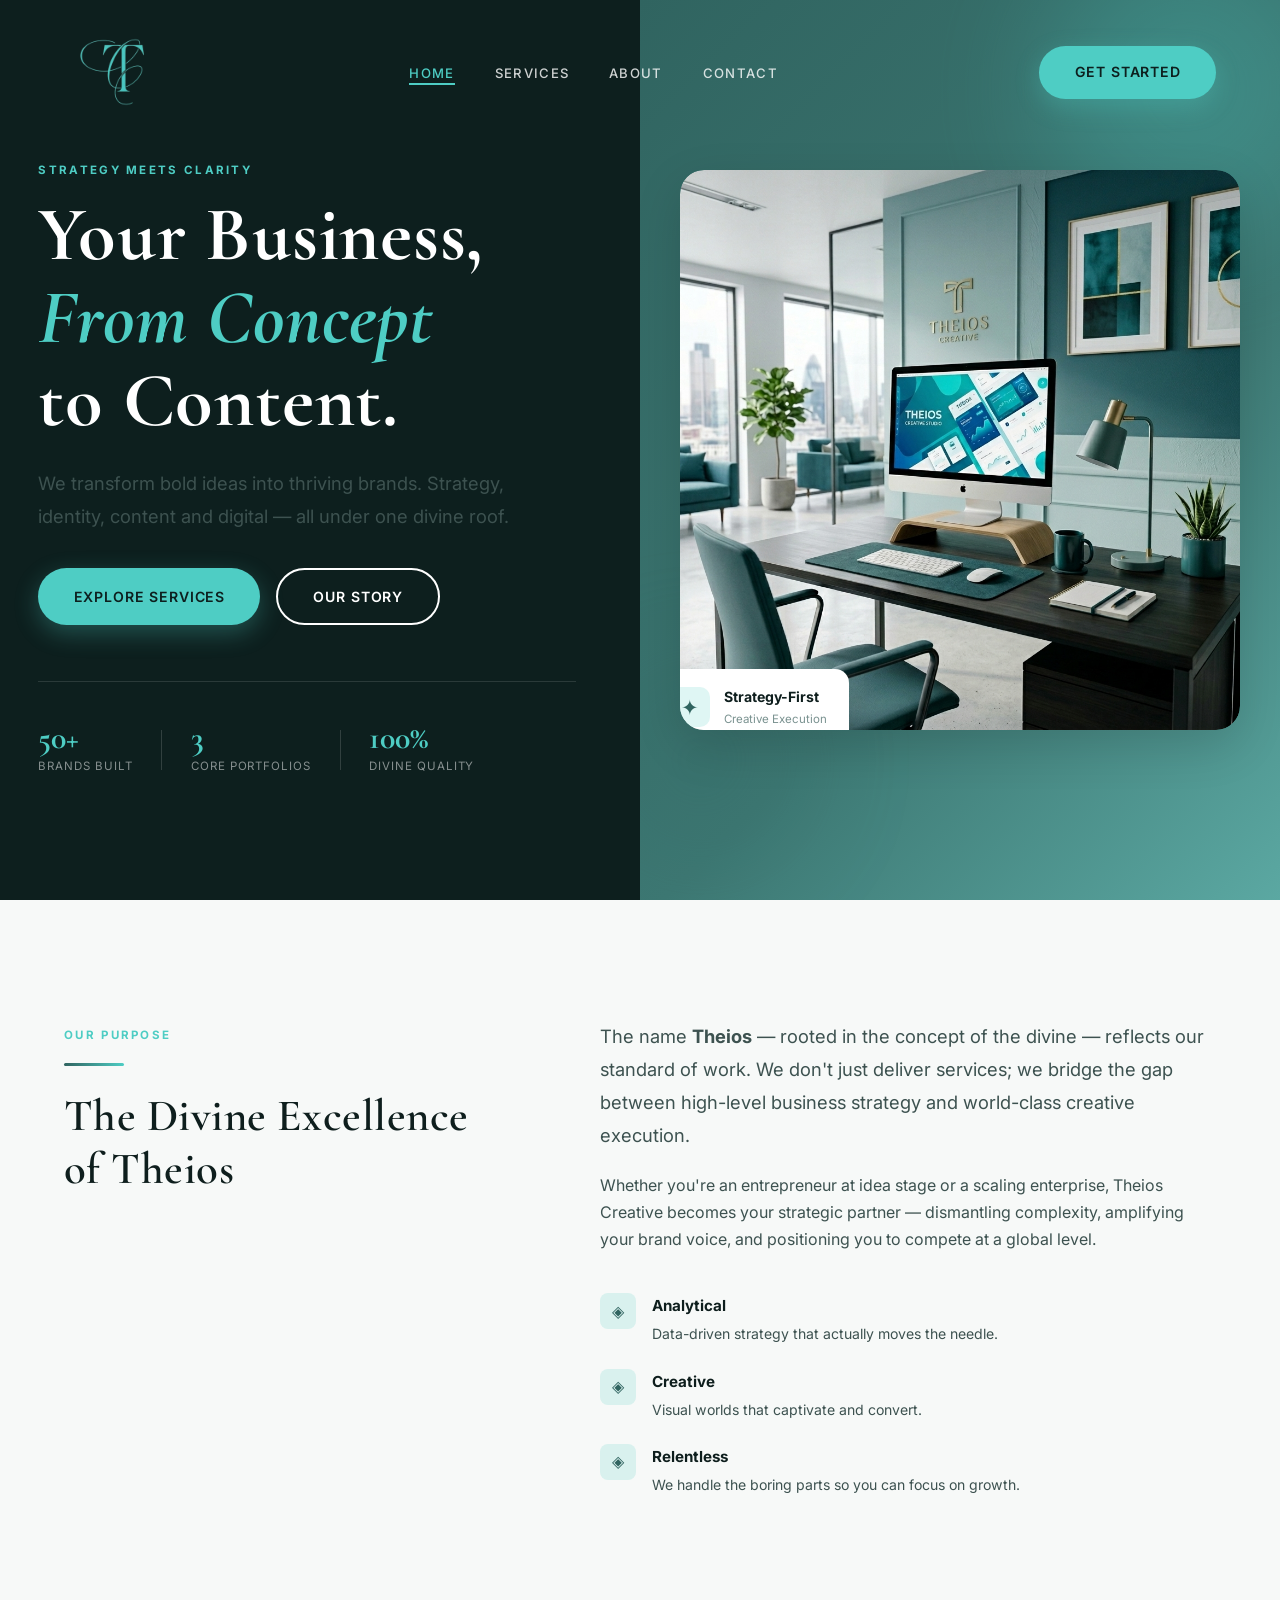
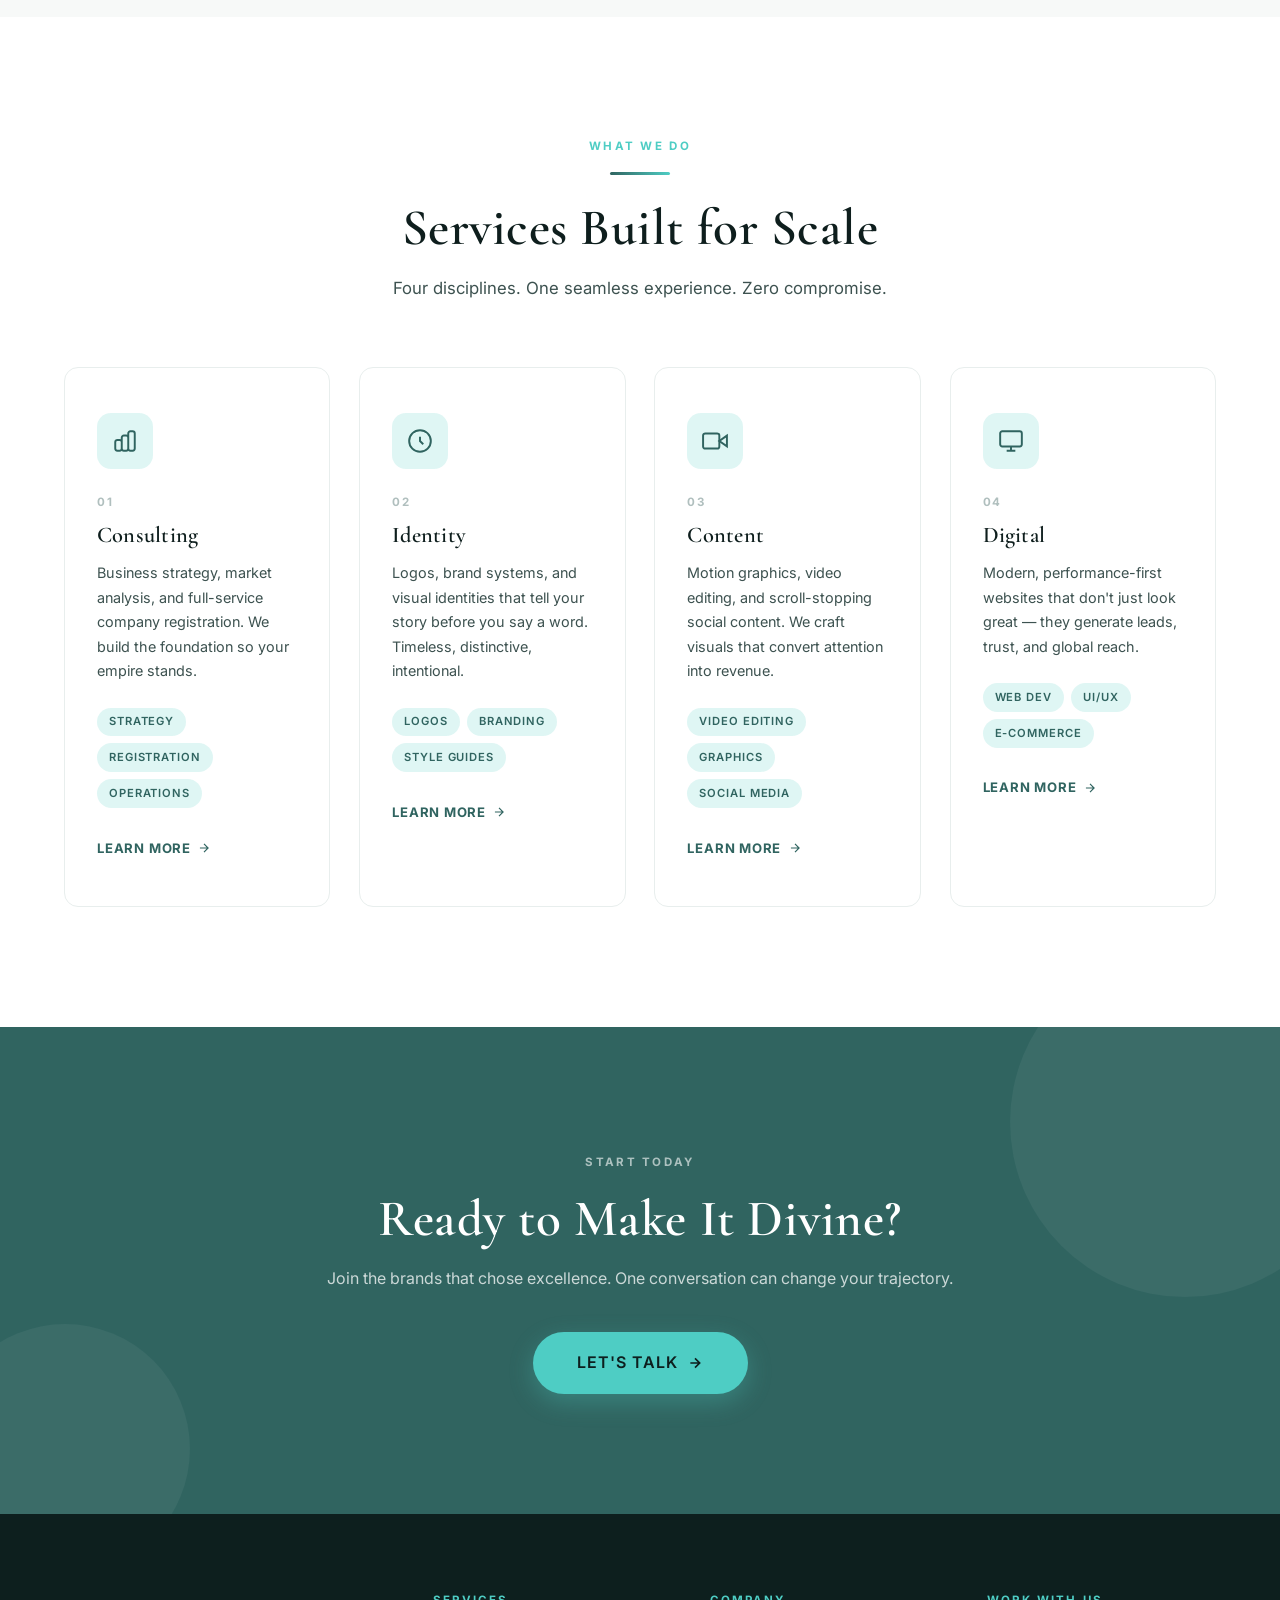
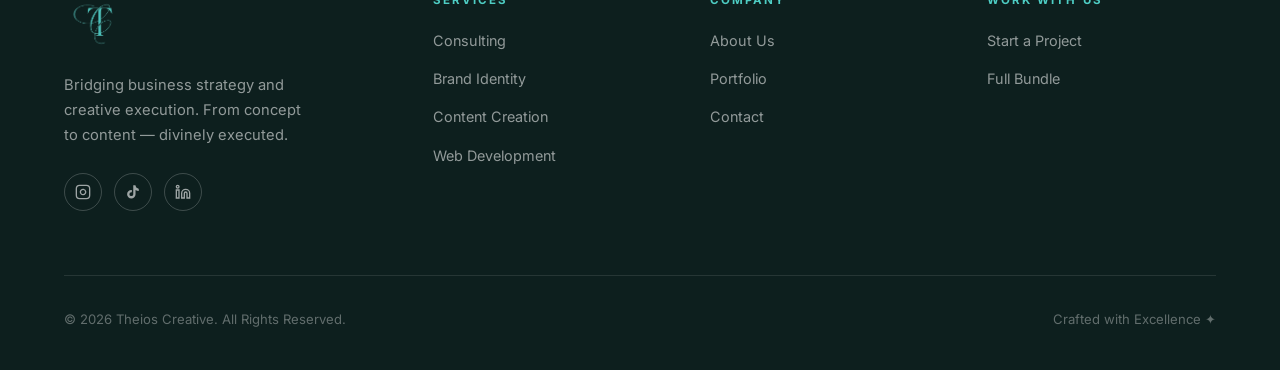
<file: index.html>
<!DOCTYPE html>
<html lang="en">

<head>
  <meta charset="UTF-8" />
  <meta name="viewport" content="width=device-width, initial-scale=1.0" />

  <!-- Primary Meta Tags -->
  <title>Theios Creative – Strategy Meets Clarity | Business Strategy & Design Firm</title>
  <meta name="title" content="Theios Creative – Strategy Meets Clarity | Business Strategy & Design Firm" />
  <meta name="description"
    content="Theios Creative: Strategy Meets Clarity. We bridge high-level business strategy and creative execution. Expert services in registration, consulting, branding, web development, and video content." />
  <meta name="keywords" content="business strategy, brand identity, web development, video content, business consulting, Ghana business registration, creative agency, digital strategy" />
  <meta name="author" content="Theios Creative" />
  <meta name="theme-color" content="#306460" />

  <!-- Canonical URL -->
  <link rel="canonical" href="https://theioscreative.com/" />

  <!-- Open Graph / Facebook -->
  <meta property="og:type" content="website" />
  <meta property="og:url" content="https://theioscreative.com/" />
  <meta property="og:title" content="Theios Creative – Strategy Meets Clarity | Business Strategy & Design Firm" />
  <meta property="og:description"
    content="Theios Creative: Strategy Meets Clarity. Premium strategy and creative services from concept to content." />
  <meta property="og:image" content="https://theioscreative.com/assets/images/og-image.png" />
  <meta property="og:image:width" content="1200" />
  <meta property="og:image:height" content="630" />
  <meta property="og:site_name" content="Theios Creative" />
  <meta property="og:locale" content="en_US" />

  <!-- Twitter Card -->
  <meta name="twitter:card" content="summary_large_image" />
  <meta name="twitter:url" content="https://theioscreative.com/" />
  <meta name="twitter:title" content="Theios Creative – Strategy Meets Clarity" />
  <meta name="twitter:description"
    content="We bridge high-level business strategy and creative execution. Expert services in consulting, branding, web development, and video content." />
  <meta name="twitter:image" content="https://theioscreative.com/assets/images/og-image.png" />

  <!-- Favicons -->
  <link rel="icon" type="image/x-icon" href="/favicon.ico" />
  <link rel="icon" type="image/png" sizes="16x16" href="/favicon-16x16.png" />
  <link rel="icon" type="image/png" sizes="32x32" href="/favicon-32x32.png" />
  <link rel="apple-touch-icon" sizes="180x180" href="/apple-touch-icon.png" />
  <link rel="manifest" href="/site.webmanifest" />

  <!-- Preconnect for Performance -->
  <link rel="preconnect" href="https://fonts.googleapis.com" />
  <link rel="preconnect" href="https://fonts.gstatic.com" crossorigin />

  <!-- Stylesheets -->
  <link rel="stylesheet" href="assets/css/style.css" />
  <link rel="stylesheet" href="assets/css/home.css" />
</head>

<body>

  <!-- ── Navigation ─────────────────────────────────────── -->
  <nav class="navbar" id="navbar" aria-label="Main navigation">
    <div class="container nav-inner">
      <a href="index.html" class="nav-logo" aria-label="Theios Creative home">
        <img src="assets/images/TC_logo.png" alt="Theios Creative logo" class="nav-logo-img" />
      </a>

      <ul class="nav-links" role="list">
        <li><a href="index.html" class="active">Home</a></li>
        <li><a href="services.html">Services</a></li>
        <li><a href="about.html">About</a></li>
        <li><a href="contact.html">Contact</a></li>
      </ul>

      <a href="contact.html" class="btn btn-accent nav-cta" id="nav-get-started">Get Started</a>
      <button class="nav-toggle" id="nav-toggle" aria-label="Toggle mobile menu" aria-expanded="false">
        <span></span><span></span><span></span>
      </button>
    </div>
  </nav>

  <!-- Mobile Menu -->
  <div class="mobile-menu" id="mobile-menu" role="dialog" aria-modal="true" aria-label="Mobile navigation">
    <a href="index.html">Home</a>
    <a href="about.html">About</a>
    <a href="services.html">Services</a>
    <a href="contact.html">Contact</a>
    <a href="contact.html" class="btn btn-accent" style="margin-top:1rem;">Get Started</a>
  </div>

  <main>

    <!-- ── HERO ───────────────────────────────────────────── -->
    <section class="hero" id="home-hero" aria-label="Hero section">
      <div class="hero-left">
        <div class="hero-content">
          <span class="eyebrow reveal">Strategy Meets Clarity</span>
          <h1 class="hero-headline reveal reveal-delay-1">
            Your Business,<br />
            <em class="hero-em">From Concept</em><br />
            to Content.
          </h1>
          <p class="lead reveal reveal-delay-2">
            We transform bold ideas into thriving brands. Strategy, identity,
            content and digital — all under one divine roof.
          </p>
          <div class="hero-actions reveal reveal-delay-3">
            <a href="services.html" class="btn btn-accent" id="hero-explore-services">Explore Services</a>
            <a href="about.html" class="btn btn-outline" id="hero-our-story">Our Story</a>
          </div>

          <!-- Stats strip -->
          <div class="hero-stats reveal reveal-delay-4">
            <div class="stat">
              <span class="stat-num">50+</span>
              <span class="stat-label">Brands Built</span>
            </div>
            <div class="stat-divider"></div>
            <div class="stat">
              <span class="stat-num">3</span>
              <span class="stat-label">Core Portfolios</span>
            </div>
            <div class="stat-divider"></div>
            <div class="stat">
              <span class="stat-num">100%</span>
              <span class="stat-label">Divine Quality</span>
            </div>
          </div>
        </div>
      </div>

      <div class="hero-right">
        <div class="hero-image-wrap animate-float">
          <img src="assets/images/hero_workspace.png"
            alt="Professional Theios Creative workspace with teal design aesthetic" class="hero-img" />
          <!-- Floating badge -->
          <div class="hero-badge">
            <div class="hero-badge-icon">✦</div>
            <div>
              <strong>Strategy-First</strong>
              <span>Creative Execution</span>
            </div>
          </div>
        </div>
        <!-- Decorative orbs -->
        <div class="orb orb-1" aria-hidden="true"></div>
        <div class="orb orb-2" aria-hidden="true"></div>
      </div>
    </section>

    <!-- ── MISSION – The Divine Excellence ───────────────── -->
    <section class="section section--off mission" id="home-mission">
      <div class="container">
        <div class="mission-grid">
          <div class="mission-left reveal">
            <span class="eyebrow">Our Purpose</span>
            <div class="divider"></div>
            <h2>The Divine Excellence<br />of Theios</h2>
          </div>
          <div class="mission-right reveal reveal-delay-2">
            <p class="lead">
              The name <strong>Theios</strong> — rooted in the concept of the divine — reflects
              our standard of work. We don't just deliver services; we bridge the gap between
              high-level business strategy and world-class creative execution.
            </p>
            <p style="margin-top:1.2rem;">
              Whether you're an entrepreneur at idea stage or a scaling enterprise, Theios
              Creative becomes your strategic partner — dismantling complexity, amplifying your
              brand voice, and positioning you to compete at a global level.
            </p>
            <div class="mission-pillars">
              <div class="pillar">
                <div class="pillar-icon">◈</div>
                <div>
                  <strong>Analytical</strong>
                  <span>Data-driven strategy that actually moves the needle.</span>
                </div>
              </div>
              <div class="pillar">
                <div class="pillar-icon">◈</div>
                <div>
                  <strong>Creative</strong>
                  <span>Visual worlds that captivate and convert.</span>
                </div>
              </div>
              <div class="pillar">
                <div class="pillar-icon">◈</div>
                <div>
                  <strong>Relentless</strong>
                  <span>We handle the boring parts so you can focus on growth.</span>
                </div>
              </div>
            </div>
          </div>
        </div>
      </div>
    </section>

    <!-- ── SERVICES OVERVIEW ───────────────────────────────── -->
    <section class="section services-overview" id="home-services">
      <div class="container">
        <div class="section-header text-center reveal">
          <span class="eyebrow">What We Do</span>
          <div class="divider divider--center"></div>
          <h2>Services Built for Scale</h2>
          <p>Four disciplines. One seamless experience. Zero compromise.</p>
        </div>

        <div class="services-grid">
          <!-- Card 1 -->
          <div class="service-card reveal" id="service-consulting">
            <div class="sc-icon-wrap">
              <svg viewBox="0 0 24 24" fill="none" stroke="currentColor" stroke-width="1.8" aria-hidden="true">
                <path
                  d="M9 19v-6a2 2 0 00-2-2H5a2 2 0 00-2 2v6a2 2 0 002 2h2a2 2 0 002-2zm0 0V9a2 2 0 012-2h2a2 2 0 012 2v10m-6 0a2 2 0 002 2h2a2 2 0 002-2m0 0V5a2 2 0 012-2h2a2 2 0 012 2v14a2 2 0 01-2 2h-2a2 2 0 01-2-2z" />
              </svg>
            </div>
            <div class="sc-num">01</div>
            <h3>Consulting</h3>
            <p>Business strategy, market analysis, and full-service company registration. We build the foundation so
              your empire stands.</p>
            <div class="sc-tags">
              <span>Strategy</span>
              <span>Registration</span>
              <span>Operations</span>
            </div>
            <a href="services.html#consulting" class="sc-link" id="service-card-consulting-link">
              Learn More
              <svg viewBox="0 0 24 24" fill="none" stroke="currentColor" stroke-width="2" aria-hidden="true">
                <path d="M5 12h14M12 5l7 7-7 7" />
              </svg>
            </a>
          </div>

          <!-- Card 2 -->
          <div class="service-card reveal reveal-delay-1" id="service-identity">
            <div class="sc-icon-wrap">
              <svg viewBox="0 0 24 24" fill="none" stroke="currentColor" stroke-width="1.8" aria-hidden="true">
                <circle cx="12" cy="12" r="10" />
                <path d="M12 8v4l3 3" />
              </svg>
            </div>
            <div class="sc-num">02</div>
            <h3>Identity</h3>
            <p>Logos, brand systems, and visual identities that tell your story before you say a word. Timeless,
              distinctive, intentional.</p>
            <div class="sc-tags">
              <span>Logos</span>
              <span>Branding</span>
              <span>Style Guides</span>
            </div>
            <a href="services.html#identity" class="sc-link" id="service-card-identity-link">
              Learn More
              <svg viewBox="0 0 24 24" fill="none" stroke="currentColor" stroke-width="2" aria-hidden="true">
                <path d="M5 12h14M12 5l7 7-7 7" />
              </svg>
            </a>
          </div>

          <!-- Card 3 -->
          <div class="service-card reveal reveal-delay-2" id="service-content">
            <div class="sc-icon-wrap">
              <svg viewBox="0 0 24 24" fill="none" stroke="currentColor" stroke-width="1.8" aria-hidden="true">
                <polygon points="23 7 16 12 23 17 23 7" />
                <rect x="1" y="5" width="15" height="14" rx="2" ry="2" />
              </svg>
            </div>
            <div class="sc-num">03</div>
            <h3>Content</h3>
            <p>Motion graphics, video editing, and scroll-stopping social content. We craft visuals that convert
              attention into revenue.</p>
            <div class="sc-tags">
              <span>Video Editing</span>
              <span>Graphics</span>
              <span>Social Media</span>
            </div>
            <a href="services.html#content" class="sc-link" id="service-card-content-link">
              Learn More
              <svg viewBox="0 0 24 24" fill="none" stroke="currentColor" stroke-width="2" aria-hidden="true">
                <path d="M5 12h14M12 5l7 7-7 7" />
              </svg>
            </a>
          </div>

          <!-- Card 4 -->
          <div class="service-card reveal reveal-delay-3" id="service-digital">
            <div class="sc-icon-wrap">
              <svg viewBox="0 0 24 24" fill="none" stroke="currentColor" stroke-width="1.8" aria-hidden="true">
                <rect x="2" y="3" width="20" height="14" rx="2" />
                <path d="M8 21h8M12 17v4" />
              </svg>
            </div>
            <div class="sc-num">04</div>
            <h3>Digital</h3>
            <p>Modern, performance-first websites that don't just look great — they generate leads, trust, and global
              reach.</p>
            <div class="sc-tags">
              <span>Web Dev</span>
              <span>UI/UX</span>
              <span>E-Commerce</span>
            </div>
            <a href="services.html#digital" class="sc-link" id="service-card-digital-link">
              Learn More
              <svg viewBox="0 0 24 24" fill="none" stroke="currentColor" stroke-width="2" aria-hidden="true">
                <path d="M5 12h14M12 5l7 7-7 7" />
              </svg>
            </a>
          </div>
        </div>
      </div>
    </section>

    <!-- ── CTA BAND ────────────────────────────────────────── -->
    <section class="section section--teal cta-band" aria-label="Call to action">
      <div class="container text-center">
        <span class="eyebrow reveal" style="color:rgba(255,255,255,0.6);">Start Today</span>
        <h2 class="reveal reveal-delay-1" style="color:#fff; margin:1rem 0;">
          Ready to Make It Divine?
        </h2>
        <p class="reveal reveal-delay-2" style="color:rgba(255,255,255,0.75);margin:0 auto 2.5rem;">
          Join the brands that chose excellence. One conversation can change your trajectory.
        </p>
        <a href="contact.html" class="btn btn-accent reveal reveal-delay-3" id="home-cta-contact"
          style="font-size:1rem; padding:1.1rem 2.8rem;">
          Let's Talk
          <svg viewBox="0 0 24 24" fill="none" stroke="currentColor" stroke-width="2.5" aria-hidden="true">
            <path d="M5 12h14M12 5l7 7-7 7" />
          </svg>
        </a>
      </div>
    </section>

  </main>

  <!-- ── Footer ─────────────────────────────────────────────── -->
  <footer class="footer" aria-label="Site footer">
    <div class="container">
      <div class="footer-grid">
        <div class="footer-brand">
          <div class="nav-logo">
            <img src="assets/images/TC_logo.png" alt="Theios Creative logo" class="nav-logo-img" />
          </div>
          <p>Bridging business strategy and creative execution. From concept to content — divinely executed.</p>
          <div class="social-links" style="margin-top:1.5rem;">
            <a href="#" class="social-link" aria-label="Instagram">
              <svg viewBox="0 0 24 24" fill="none" stroke="currentColor" stroke-width="2" width="16" height="16">
                <rect x="2" y="2" width="20" height="20" rx="5" />
                <path d="M16 11.37A4 4 0 1112.63 8 4 4 0 0116 11.37z" />
                <line x1="17.5" y1="6.5" x2="17.51" y2="6.5" />
              </svg>
            </a>
            <a href="#" class="social-link" aria-label="TikTok">
              <svg viewBox="0 0 24 24" fill="currentColor" width="16" height="16">
                <path
                  d="M19.59 6.69a4.83 4.83 0 01-3.77-4.25V2h-3.45v13.67a2.89 2.89 0 01-2.88 2.5 2.89 2.89 0 01-2.89-2.89 2.89 2.89 0 012.89-2.89c.28 0 .54.04.79.1V9.01a6.33 6.33 0 00-.79-.05 6.34 6.34 0 00-6.34 6.34 6.34 6.34 0 006.34 6.34 6.34 6.34 0 006.33-6.34V9.13a8.25 8.25 0 004.84 1.55V7.24a4.85 4.85 0 01-1.07-.55z" />
              </svg>
            </a>
            <a href="#" class="social-link" aria-label="LinkedIn">
              <svg viewBox="0 0 24 24" fill="none" stroke="currentColor" stroke-width="2" width="16" height="16">
                <path d="M16 8a6 6 0 016 6v7h-4v-7a2 2 0 00-2-2 2 2 0 00-2 2v7h-4v-7a6 6 0 016-6zM2 9h4v12H2z" />
                <circle cx="4" cy="4" r="2" />
              </svg>
            </a>
          </div>
        </div>
        <div class="footer-col">
          <h5>Services</h5>
          <ul>
            <li><a href="services.html#consulting">Consulting</a></li>
            <li><a href="services.html#identity">Brand Identity</a></li>
            <li><a href="services.html#content">Content Creation</a></li>
            <li><a href="services.html#digital">Web Development</a></li>
          </ul>
        </div>
        <div class="footer-col">
          <h5>Company</h5>
          <ul>
            <li><a href="about.html">About Us</a></li>
            <li><a href="services.html#portfolio">Portfolio</a></li>
            <li><a href="contact.html">Contact</a></li>
          </ul>
        </div>
        <div class="footer-col">
          <h5>Work With Us</h5>
          <ul>
            <li><a href="contact.html">Start a Project</a></li>
            <li><a href="contact.html#full-bundle">Full Bundle</a></li>
          </ul>
        </div>
      </div>
      <div class="footer-bottom">
        <p style="color:rgba(255,255,255,0.35);font-size:0.82rem;">© 2026 Theios Creative. All Rights Reserved.</p>
        <p style="color:rgba(255,255,255,0.35);font-size:0.82rem;">Crafted with Excellence ✦</p>
      </div>
    </div>
  </footer>

  <!-- Schema.org Structured Data -->
  <script type="application/ld+json">
  {
    "@context": "https://schema.org",
    "@type": "Organization",
    "name": "Theios Creative",
    "alternateName": "Theios",
    "url": "https://theioscreative.com",
    "logo": "https://theioscreative.com/assets/images/TC_logo.png",
    "description": "Bridging business strategy and creative execution. From concept to content — divinely executed.",
    "email": "info@theioscreative.com",
    "address": {
      "@type": "PostalAddress",
      "addressCountry": "GH"
    },
    "sameAs": [
      "https://instagram.com/theioscreative",
      "https://tiktok.com/@theioscreative",
      "https://linkedin.com/company/theioscreative"
    ],
    "contactPoint": {
      "@type": "ContactPoint",
      "contactType": "Customer Service",
      "email": "info@theioscreative.com",
      "availableLanguage": ["English"]
    },
    "areaServed": {
      "@type": "Place",
      "name": "Global"
    },
    "knowsAbout": [
      "Business Strategy",
      "Brand Identity Design",
      "Web Development",
      "Video Production",
      "Business Consulting",
      "Business Registration"
    ]
  }
  </script>

  <script type="application/ld+json">
  {
    "@context": "https://schema.org",
    "@type": "WebSite",
    "name": "Theios Creative",
    "url": "https://theioscreative.com",
    "description": "Strategy Meets Clarity - Business Strategy & Creative Design Firm",
    "inLanguage": "en-US",
    "publisher": {
      "@type": "Organization",
      "name": "Theios Creative"
    }
  }
  </script>

  <script src="assets/js/main.js"></script>
</body>

</html>
</file>
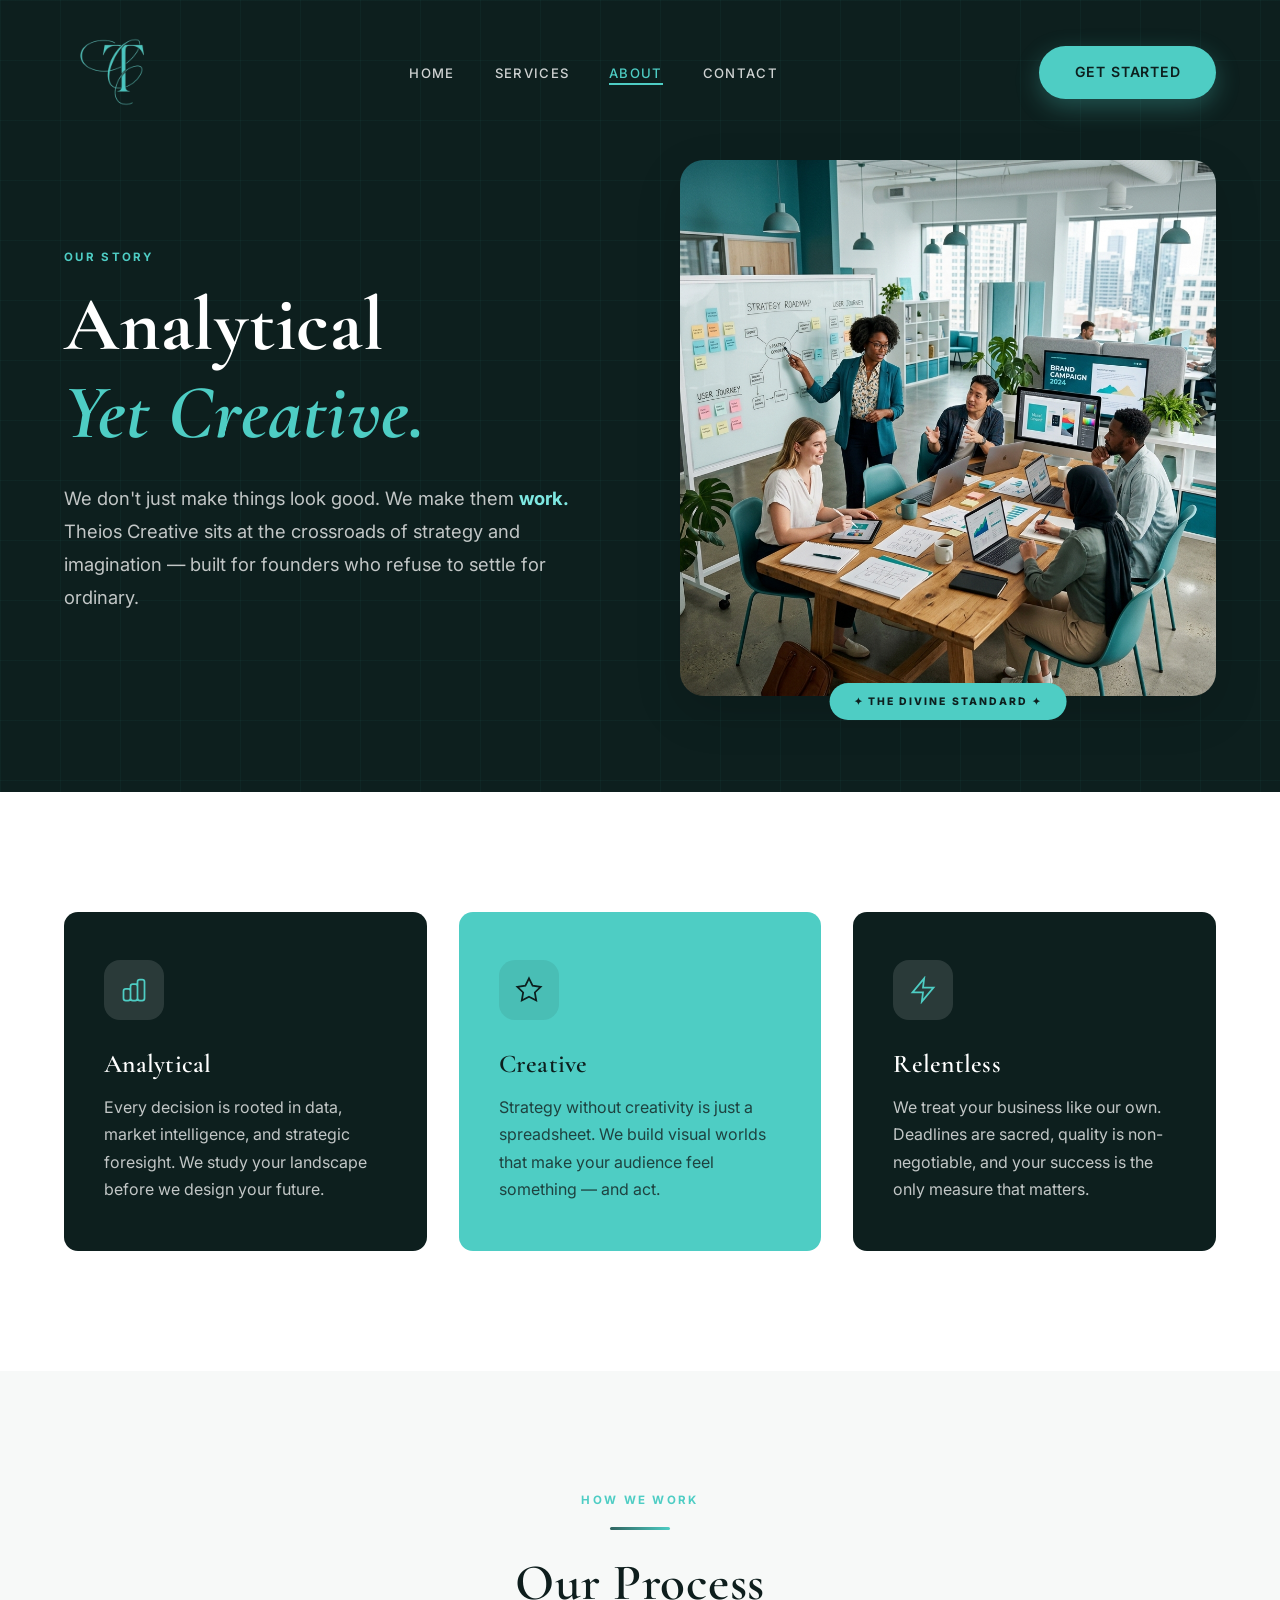
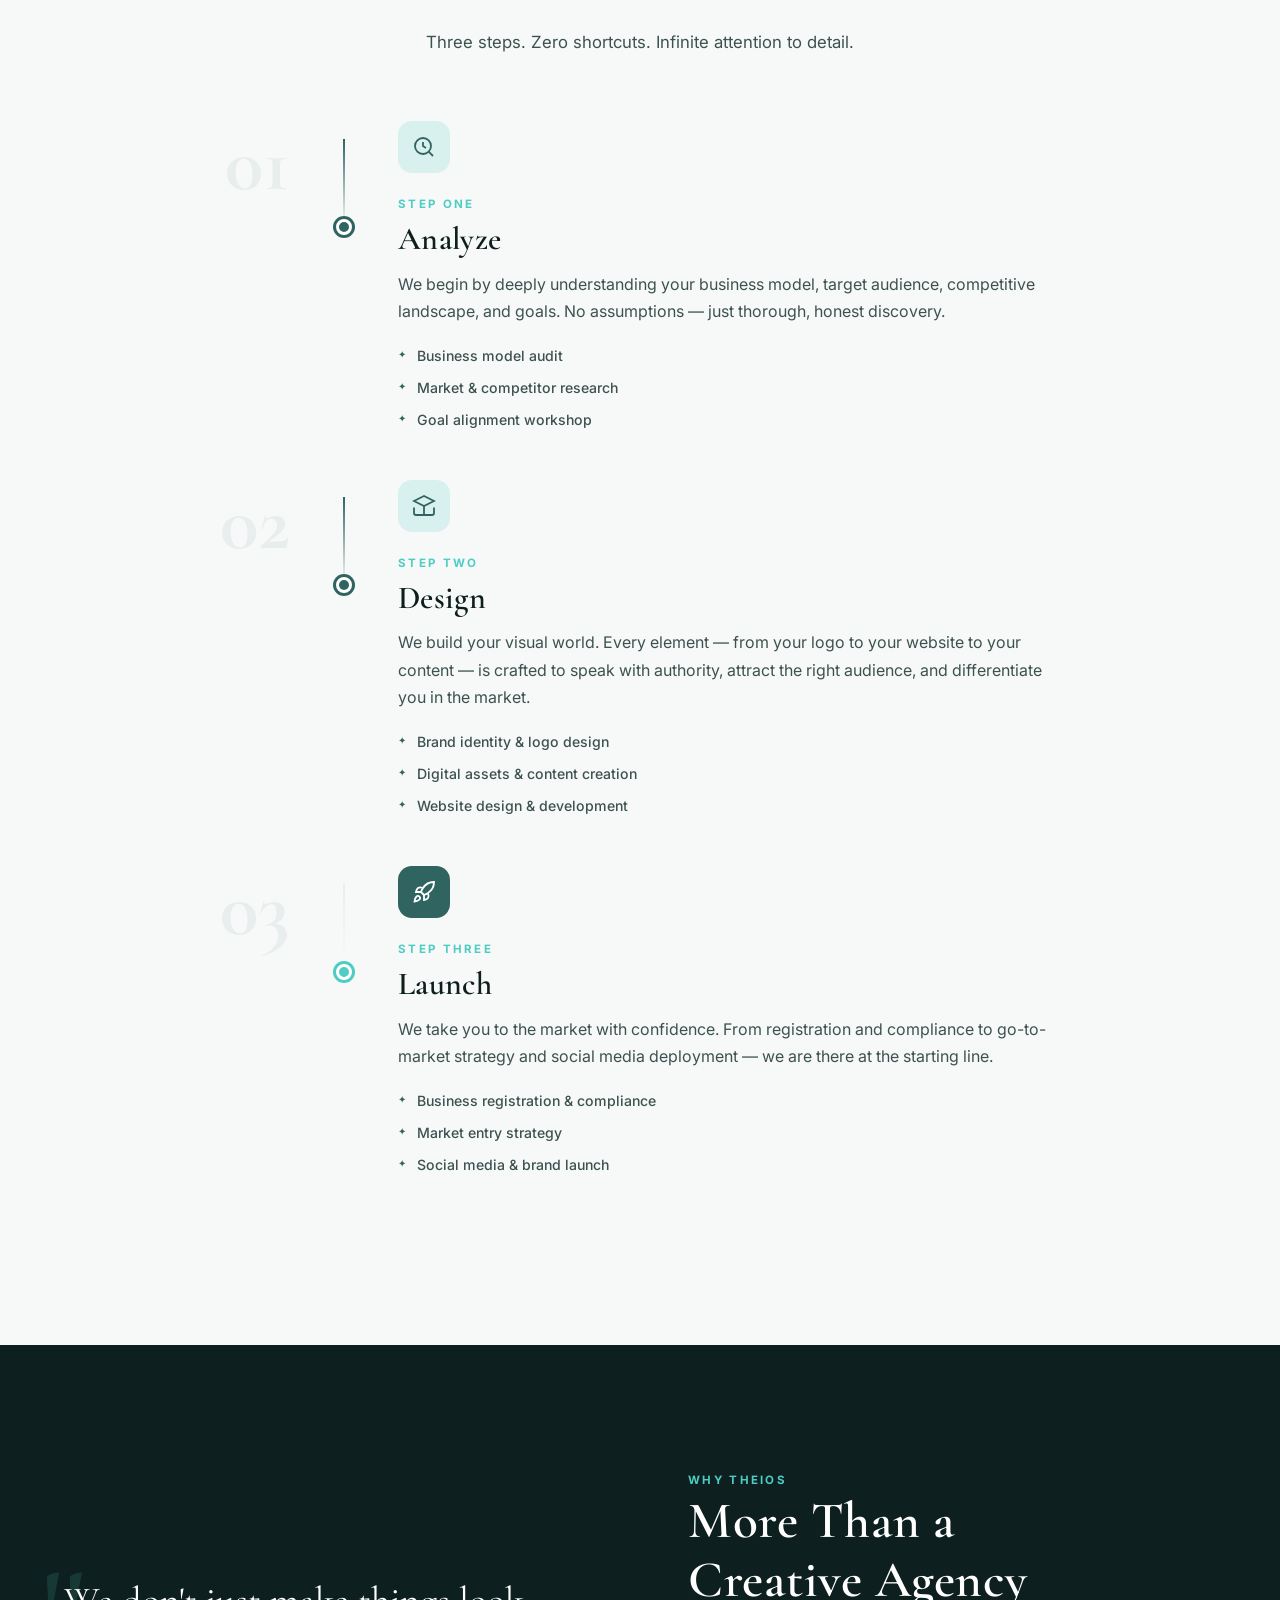
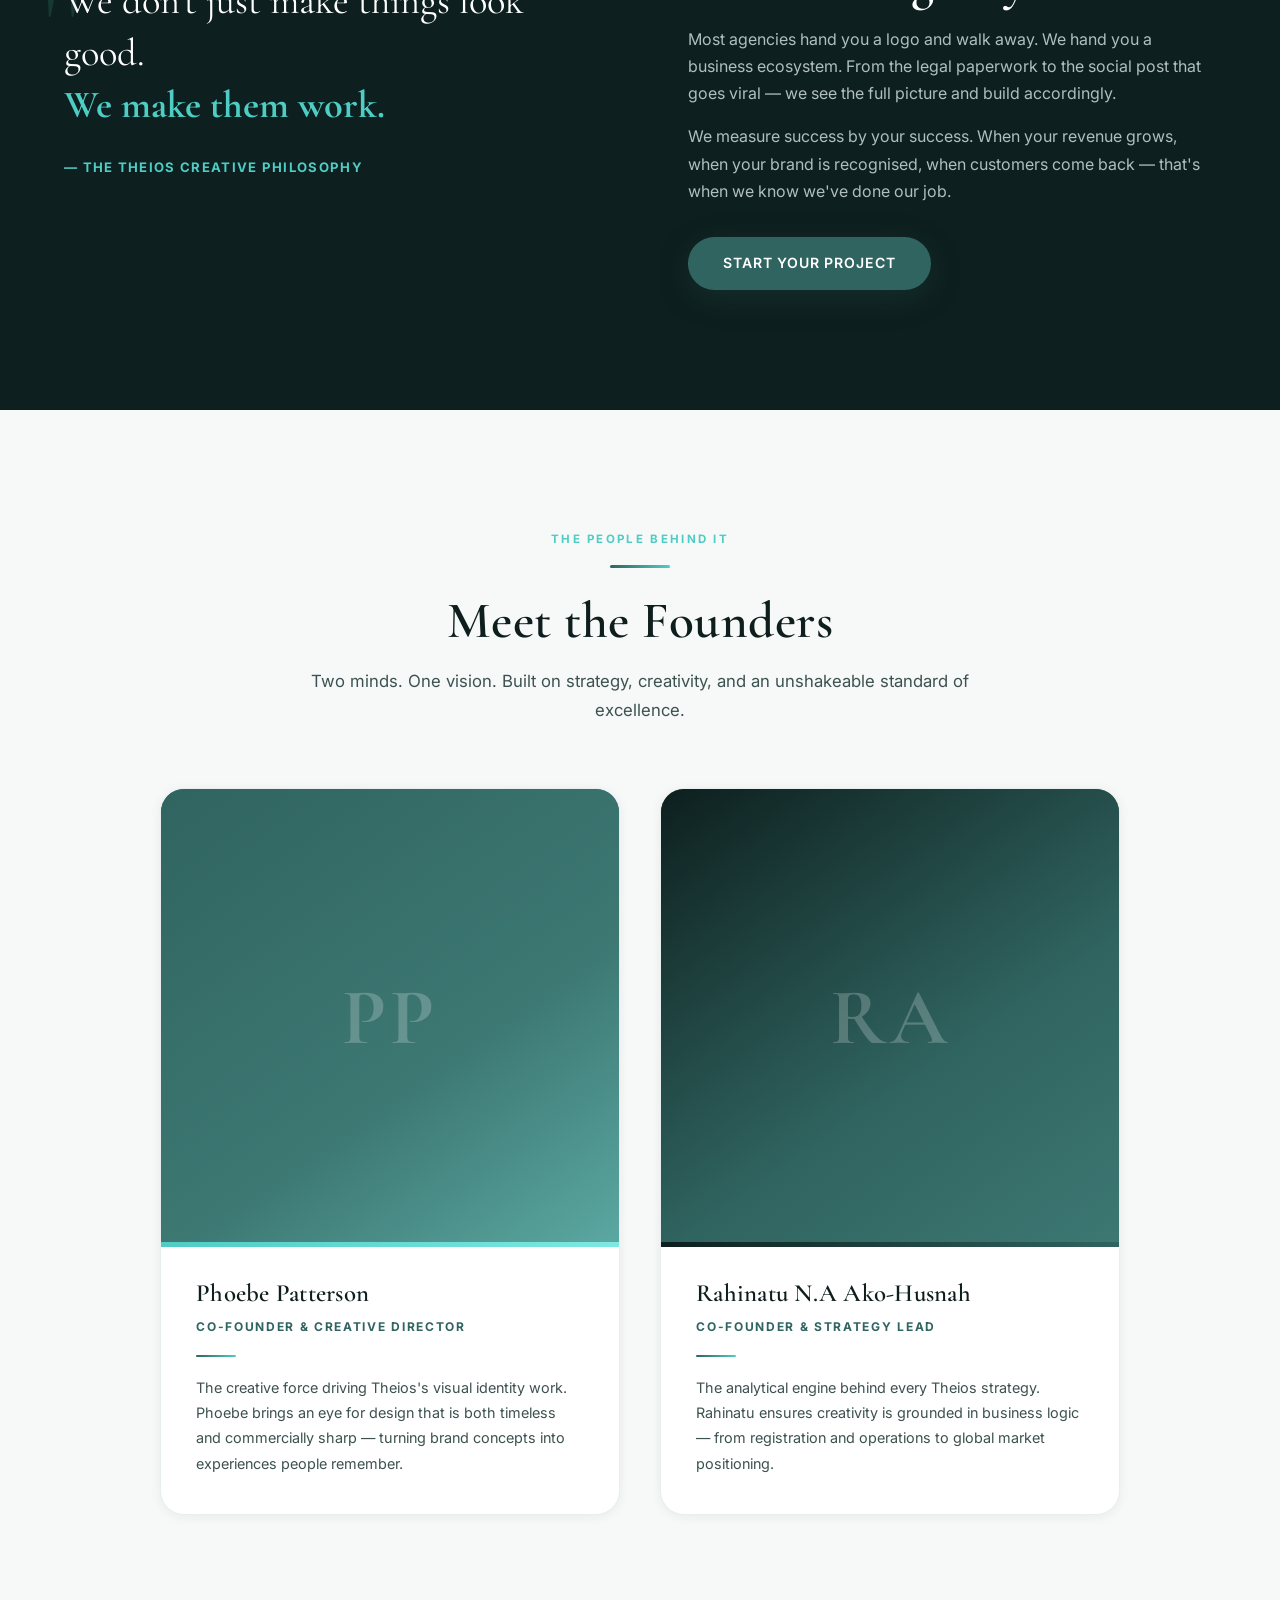
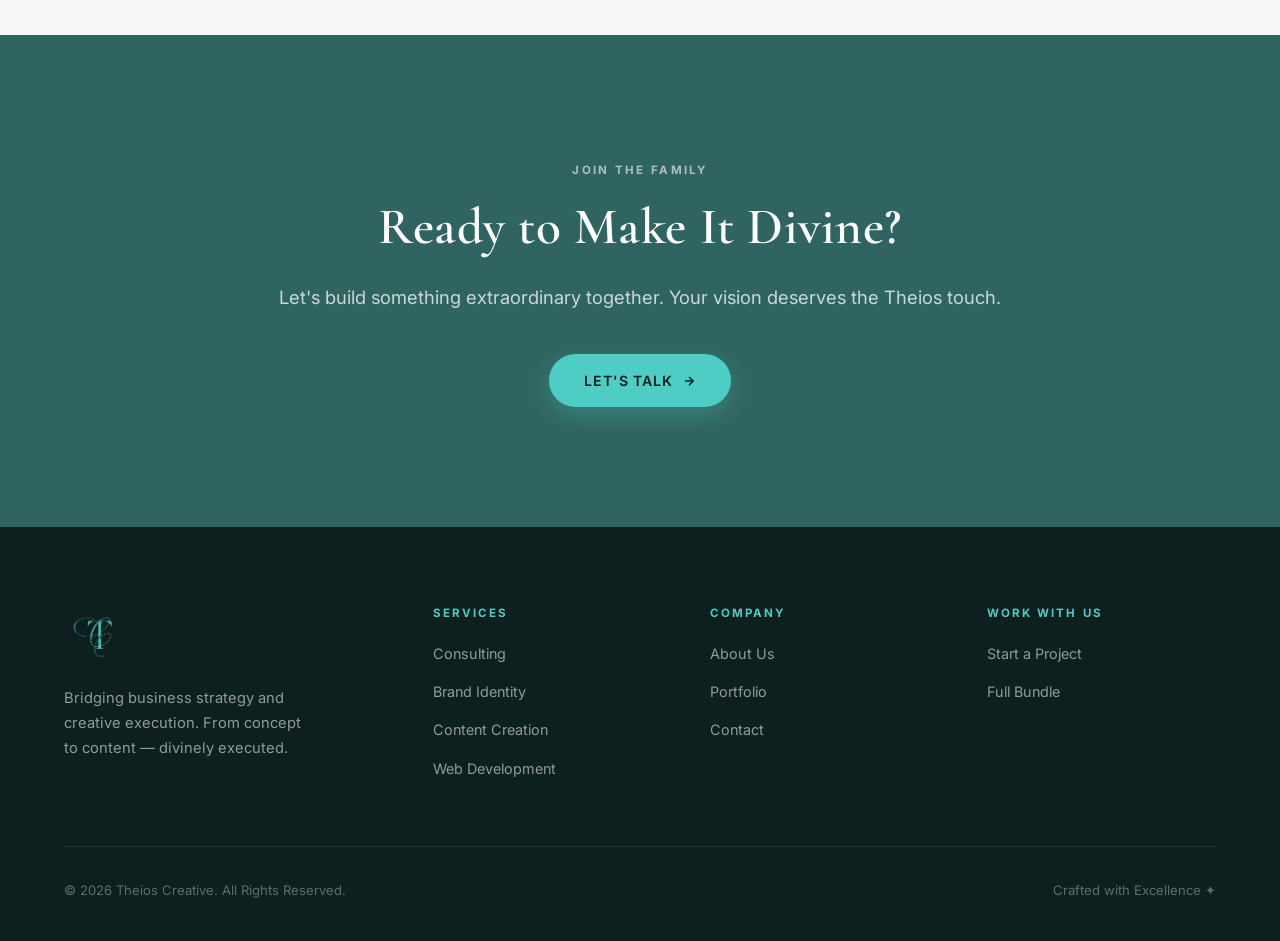
<file: about.html>
<!DOCTYPE html>
<html lang="en">

<head>
    <meta charset="UTF-8" />
    <meta name="viewport" content="width=device-width, initial-scale=1.0" />

    <!-- Primary Meta Tags -->
    <title>About Us – Theios Creative | Strategy Meets Clarity</title>
    <meta name="title" content="About Us – Theios Creative | Strategy Meets Clarity" />
    <meta name="description"
        content="Discover the story, philosophy, and process behind Theios Creative. Strategy Meets Clarity: We are analytical yet creative, building high-performing brands." />
    <meta name="keywords" content="about Theios Creative, creative agency, business strategy team, brand design philosophy, Ghana creative firm" />
    <meta name="author" content="Theios Creative" />
    <meta name="theme-color" content="#306460" />

    <!-- Canonical URL -->
    <link rel="canonical" href="https://theioscreative.com/about.html" />

    <!-- Open Graph / Facebook -->
    <meta property="og:type" content="website" />
    <meta property="og:url" content="https://theioscreative.com/about.html" />
    <meta property="og:title" content="About Us – Theios Creative | Strategy Meets Clarity" />
    <meta property="og:description"
        content="Discover the story, philosophy, and process behind Theios Creative. We are analytical yet creative, building high-performing brands." />
    <meta property="og:image" content="https://theioscreative.com/assets/images/og-image.png" />
    <meta property="og:image:width" content="1200" />
    <meta property="og:image:height" content="630" />
    <meta property="og:site_name" content="Theios Creative" />
    <meta property="og:locale" content="en_US" />

    <!-- Twitter Card -->
    <meta name="twitter:card" content="summary_large_image" />
    <meta name="twitter:url" content="https://theioscreative.com/about.html" />
    <meta name="twitter:title" content="About Us – Theios Creative" />
    <meta name="twitter:description"
        content="Discover the story, philosophy, and process behind Theios Creative. We are analytical yet creative, building high-performing brands." />
    <meta name="twitter:image" content="https://theioscreative.com/assets/images/og-image.png" />

    <!-- Favicons -->
    <link rel="icon" type="image/x-icon" href="/favicon.ico" />
    <link rel="icon" type="image/png" sizes="16x16" href="/favicon-16x16.png" />
    <link rel="icon" type="image/png" sizes="32x32" href="/favicon-32x32.png" />
    <link rel="apple-touch-icon" sizes="180x180" href="/apple-touch-icon.png" />
    <link rel="manifest" href="/site.webmanifest" />

    <!-- Preconnect for Performance -->
    <link rel="preconnect" href="https://fonts.googleapis.com" />
    <link rel="preconnect" href="https://fonts.gstatic.com" crossorigin />

    <!-- Stylesheets -->
    <link rel="stylesheet" href="assets/css/style.css" />
    <link rel="stylesheet" href="assets/css/about.css" />
</head>

<body>

    <!-- Navigation -->
    <nav class="navbar scrolled" id="navbar" aria-label="Main navigation">
        <div class="container nav-inner">
            <a href="index.html" class="nav-logo">
                <img src="assets/images/TC_logo.png" alt="Theios Creative logo" class="nav-logo-img" />
            </a>
            <ul class="nav-links">
                <li><a href="index.html">Home</a></li>
                <li><a href="services.html">Services</a></li>
                <li><a href="about.html" class="active">About</a></li>
                <li><a href="contact.html">Contact</a></li>
            </ul>
            <a href="contact.html" class="btn btn-accent nav-cta" id="nav-get-started-about">Get Started</a>
            <button class="nav-toggle" id="nav-toggle" aria-label="Toggle mobile menu">
                <span></span><span></span><span></span>
            </button>
        </div>
    </nav>

    <div class="mobile-menu" id="mobile-menu">
        <a href="index.html">Home</a>
        <a href="services.html">Services</a>
        <a href="about.html">About</a>
        <a href="contact.html">Contact</a>
        <a href="contact.html" class="btn btn-accent" style="margin-top:1rem;">Get Started</a>
    </div>

    <main>

        <!-- ── PAGE HERO ──────────────────────────────────────── -->
        <section class="page-hero about-hero" aria-label="About page hero">
            <div class="container">
                <div class="about-hero-grid">
                    <div class="about-hero-text">
                        <span class="eyebrow reveal">Our Story</span>
                        <h1 class="reveal reveal-delay-1">Analytical<br /><em
                                style="color:var(--accent);font-style:italic;">Yet Creative.</em></h1>
                        <p class="lead reveal reveal-delay-2">
                            We don't just make things look good. We make them <strong
                                style="color:var(--accent-soft);">work.</strong>
                            Theios Creative sits at the crossroads of strategy and imagination — built for founders
                            who refuse to settle for ordinary.
                        </p>
                    </div>
                    <div class="about-hero-image reveal reveal-delay-1">
                        <img src="assets/images/about_team.png"
                            alt="Theios Creative team collaborating in a modern teal office" />
                        <div class="about-hero-accent" aria-hidden="true">✦ THE DIVINE STANDARD ✦</div>
                    </div>
                </div>
            </div>
            <div class="page-hero-bg" aria-hidden="true">
                <div class="bg-grid-overlay"></div>
            </div>
        </section>

        <!-- ── PHILOSOPHY ────────────────────────────────────── -->
        <section class="section philosophy" id="philosophy" aria-label="Our philosophy">
            <div class="container">
                <div class="philosophy-grid">
                    <div class="phil-card reveal" id="phil-analytical">
                        <div class="phil-icon" aria-hidden="true">
                            <svg viewBox="0 0 24 24" fill="none" stroke="currentColor" stroke-width="1.5">
                                <path
                                    d="M9 19v-6a2 2 0 00-2-2H5a2 2 0 00-2 2v6a2 2 0 002 2h2a2 2 0 002-2zm0 0V9a2 2 0 012-2h2a2 2 0 012 2v10m-6 0a2 2 0 002 2h2a2 2 0 002-2m0 0V5a2 2 0 012-2h2a2 2 0 012 2v14a2 2 0 01-2 2h-2a2 2 0 01-2-2z" />
                            </svg>
                        </div>
                        <h3>Analytical</h3>
                        <p>Every decision is rooted in data, market intelligence, and strategic foresight. We study your
                            landscape before we design your future.</p>
                    </div>
                    <div class="phil-card phil-card--accent reveal reveal-delay-1" id="phil-creative">
                        <div class="phil-icon" aria-hidden="true">
                            <svg viewBox="0 0 24 24" fill="none" stroke="currentColor" stroke-width="1.5">
                                <path
                                    d="M12 2l3.09 6.26L22 9.27l-5 4.87 1.18 6.88L12 17.77l-6.18 3.25L7 14.14 2 9.27l6.91-1.01L12 2z" />
                            </svg>
                        </div>
                        <h3 style="color:var(--teal-deeper);">Creative</h3>
                        <p style="color:var(--teal-dark);">Strategy without creativity is just a spreadsheet. We build
                            visual worlds that make your audience feel something — and act.</p>
                    </div>
                    <div class="phil-card reveal reveal-delay-2" id="phil-relentless">
                        <div class="phil-icon" aria-hidden="true">
                            <svg viewBox="0 0 24 24" fill="none" stroke="currentColor" stroke-width="1.5">
                                <path d="M13 2L3 14h9l-1 8 10-12h-9l1-8z" />
                            </svg>
                        </div>
                        <h3>Relentless</h3>
                        <p>We treat your business like our own. Deadlines are sacred, quality is non-negotiable, and
                            your success is the only measure that matters.</p>
                    </div>
                </div>
            </div>
        </section>

        <!-- ── OUR PROCESS ───────────────────────────────────── -->
        <section class="section section--off process-section" id="process" aria-label="Our 3-step process">
            <div class="container">
                <div class="section-header text-center reveal">
                    <span class="eyebrow">How We Work</span>
                    <div class="divider divider--center"></div>
                    <h2>Our Process</h2>
                    <p>Three steps. Zero shortcuts. Infinite attention to detail.</p>
                </div>

                <div class="timeline">

                    <!-- Step 1 -->
                    <div class="timeline-step reveal" id="process-step-analyze">
                        <div class="ts-number" aria-hidden="true">01</div>
                        <div class="ts-connector" aria-hidden="true">
                            <div class="ts-line"></div>
                            <div class="ts-dot"></div>
                        </div>
                        <div class="ts-content">
                            <div class="ts-icon" aria-hidden="true">
                                <svg viewBox="0 0 24 24" fill="none" stroke="currentColor" stroke-width="1.8">
                                    <circle cx="11" cy="11" r="8" />
                                    <path d="M21 21l-4.35-4.35" />
                                    <path d="M11 7v4l3 2" />
                                </svg>
                            </div>
                            <span class="eyebrow">Step One</span>
                            <h3>Analyze</h3>
                            <p>
                                We begin by deeply understanding your business model, target audience, competitive
                                landscape, and goals. No assumptions — just thorough, honest discovery.
                            </p>
                            <ul class="ts-bullets">
                                <li>Business model audit</li>
                                <li>Market & competitor research</li>
                                <li>Goal alignment workshop</li>
                            </ul>
                        </div>
                    </div>

                    <!-- Step 2 -->
                    <div class="timeline-step reveal reveal-delay-1" id="process-step-design">
                        <div class="ts-number" aria-hidden="true">02</div>
                        <div class="ts-connector" aria-hidden="true">
                            <div class="ts-line"></div>
                            <div class="ts-dot"></div>
                        </div>
                        <div class="ts-content">
                            <div class="ts-icon" aria-hidden="true">
                                <svg viewBox="0 0 24 24" fill="none" stroke="currentColor" stroke-width="1.8">
                                    <path d="M2 13.5V19a2 2 0 002 2h16a2 2 0 002-2v-5.5" />
                                    <path d="M12 2L2 7l10 5 10-5-10-5z" />
                                    <path d="M12 12v9" />
                                </svg>
                            </div>
                            <span class="eyebrow">Step Two</span>
                            <h3>Design</h3>
                            <p>
                                We build your visual world. Every element — from your logo to your website to your
                                content — is crafted to speak with authority, attract the right audience, and
                                differentiate you in the market.
                            </p>
                            <ul class="ts-bullets">
                                <li>Brand identity & logo design</li>
                                <li>Digital assets & content creation</li>
                                <li>Website design & development</li>
                            </ul>
                        </div>
                    </div>

                    <!-- Step 3 -->
                    <div class="timeline-step reveal reveal-delay-2" id="process-step-launch">
                        <div class="ts-number" aria-hidden="true">03</div>
                        <div class="ts-connector" aria-hidden="true">
                            <div class="ts-line ts-line--last"></div>
                            <div class="ts-dot ts-dot--last"></div>
                        </div>
                        <div class="ts-content">
                            <div class="ts-icon ts-icon--accent" aria-hidden="true">
                                <svg viewBox="0 0 24 24" fill="none" stroke="currentColor" stroke-width="1.8">
                                    <path
                                        d="M4.5 16.5c-1.5 1.26-2 5-2 5s3.74-.5 5-2c.71-.84.7-2.13-.09-2.91a2.18 2.18 0 00-2.91-.09z" />
                                    <path
                                        d="M12 15l-3-3a22 22 0 012-3.95A12.88 12.88 0 0122 2c0 2.72-.78 7.5-6 11a22.35 22.35 0 01-4 2z" />
                                    <path
                                        d="M9 12H4s.55-3.03 2-4c1.62-1.08 5 0 5 0M12 15v5s3.03-.55 4-2c1.08-1.62 0-5 0-5" />
                                </svg>
                            </div>
                            <span class="eyebrow">Step Three</span>
                            <h3>Launch</h3>
                            <p>
                                We take you to the market with confidence. From registration and compliance to
                                go-to-market strategy and social media deployment — we are there at the starting line.
                            </p>
                            <ul class="ts-bullets">
                                <li>Business registration & compliance</li>
                                <li>Market entry strategy</li>
                                <li>Social media & brand launch</li>
                            </ul>
                        </div>
                    </div>

                </div>
            </div>
        </section>

        <!-- ── BRAND PHILOSOPHY ──────────────────────────────── -->
        <section class="section brand-philosophy" aria-label="Brand philosophy">
            <div class="container">
                <div class="bp-inner reveal">
                    <div class="bp-quote">
                        <div class="bp-quote-mark" aria-hidden="true">"</div>
                        <blockquote>
                            We don't just make things look good.
                            <br /><strong>We make them work.</strong>
                        </blockquote>
                        <cite>— The Theios Creative Philosophy</cite>
                    </div>
                    <div class="bp-details reveal reveal-delay-2">
                        <span class="eyebrow">Why Theios</span>
                        <h2>More Than a<br />Creative Agency</h2>
                        <p style="margin-top:1rem;">
                            Most agencies hand you a logo and walk away. We hand you a business ecosystem.
                            From the legal paperwork to the social post that goes viral — we see the full
                            picture and build accordingly.
                        </p>
                        <p style="margin-top:1rem;">
                            We measure success by your success. When your revenue grows, when your brand is
                            recognised, when customers come back — that's when we know we've done our job.
                        </p>
                        <a href="contact.html" class="btn btn-primary" id="about-start-project"
                            style="margin-top:2rem;">Start Your Project</a>
                    </div>
                </div>
            </div>
        </section>

        <!-- ── MEET THE TEAM ─────────────────────────────────── -->
        <section class="section team-section" id="team" aria-label="Meet the team">
            <div class="container">
                <div class="section-header text-center reveal">
                    <span class="eyebrow">The People Behind It</span>
                    <div class="divider divider--center"></div>
                    <h2>Meet the Founders</h2>
                    <p>Two minds. One vision. Built on strategy, creativity, and an unshakeable standard of excellence.
                    </p>
                </div>

                <div class="team-grid">

                    <!-- Phoebe Patterson -->
                    <div class="team-card reveal" id="team-phoebe">
                        <div class="team-portrait-wrap">
                            <div class="team-portrait-placeholder" aria-label="Phoebe Patterson">
                                <span class="team-initials">PP</span>
                            </div>
                            <div class="team-portrait-accent" aria-hidden="true"></div>
                        </div>
                        <div class="team-info">
                            <h3 class="team-name">Phoebe Patterson</h3>
                            <span class="team-role">Co-Founder &amp; Creative Director</span>
                            <div class="team-divider" aria-hidden="true"></div>
                            <p class="team-bio">The creative force driving Theios's visual identity work. Phoebe brings
                                an eye for design that is both timeless and commercially sharp — turning brand concepts
                                into experiences people remember.</p>
                        </div>
                    </div>

                    <!-- Rahinatu N.A Ako-Husnah -->
                    <div class="team-card reveal reveal-delay-2" id="team-rahinatu">
                        <div class="team-portrait-wrap">
                            <div class="team-portrait-placeholder team-portrait-placeholder--alt"
                                aria-label="Rahinatu N.A Ako-Husnah">
                                <span class="team-initials">RA</span>
                            </div>
                            <div class="team-portrait-accent team-portrait-accent--alt" aria-hidden="true"></div>
                        </div>
                        <div class="team-info">
                            <h3 class="team-name">Rahinatu N.A Ako-Husnah</h3>
                            <span class="team-role">Co-Founder &amp; Strategy Lead</span>
                            <div class="team-divider" aria-hidden="true"></div>
                            <p class="team-bio">The analytical engine behind every Theios strategy. Rahinatu ensures
                                creativity is grounded in business logic — from registration and operations to global
                                market positioning.</p>
                        </div>
                    </div>

                </div>
            </div>
        </section>

        <!-- ── TEAM CTA BAND ─────────────────────────────────── -->
        <section class="section section--teal text-center" aria-label="Team CTA">
            <div class="container">
                <span class="eyebrow reveal" style="color:rgba(255,255,255,0.6);">Join the Family</span>
                <h2 class="reveal reveal-delay-1" style="color:var(--white); margin:1rem 0 1.5rem;">Ready to Make It
                    Divine?</h2>
                <p class="lead reveal reveal-delay-2" style="color:rgba(255,255,255,0.75);margin:0 auto 2.5rem;">
                    Let's build something extraordinary together. Your vision deserves the Theios touch.
                </p>
                <a href="contact.html" class="btn btn-accent reveal reveal-delay-3" id="about-cta-contact">
                    Let's Talk
                    <svg viewBox="0 0 24 24" fill="none" stroke="currentColor" stroke-width="2.5" width="16"
                        height="16">
                        <path d="M5 12h14M12 5l7 7-7 7" />
                    </svg>
                </a>
            </div>
        </section>

    </main>

    <!-- Footer -->
    <footer class="footer">
        <div class="container">
            <div class="footer-grid">
                <div class="footer-brand">
                    <div class="nav-logo">
                        <img src="assets/images/TC_logo.png" alt="Theios Creative logo" class="nav-logo-img" />
                    </div>
                    <p>Bridging business strategy and creative execution. From concept to content — divinely executed.
                    </p>
                </div>
                <div class="footer-col">
                    <h5>Services</h5>
                    <ul>
                        <li><a href="services.html#consulting">Consulting</a></li>
                        <li><a href="services.html#identity">Brand Identity</a></li>
                        <li><a href="services.html#content">Content Creation</a></li>
                        <li><a href="services.html#digital">Web Development</a></li>
                    </ul>
                </div>
                <div class="footer-col">
                    <h5>Company</h5>
                    <ul>
                        <li><a href="about.html">About Us</a></li>
                        <li><a href="services.html#portfolio">Portfolio</a></li>
                        <li><a href="contact.html">Contact</a></li>
                    </ul>
                </div>
                <div class="footer-col">
                    <h5>Work With Us</h5>
                    <ul>
                        <li><a href="contact.html">Start a Project</a></li>
                        <li><a href="contact.html#full-bundle">Full Bundle</a></li>
                    </ul>
                </div>
            </div>
            <div class="footer-bottom">
                <p style="color:rgba(255,255,255,0.35);font-size:0.82rem;">© 2026 Theios Creative. All Rights Reserved.
                </p>
                <p style="color:rgba(255,255,255,0.35);font-size:0.82rem;">Crafted with Excellence ✦</p>
            </div>
        </div>
    </footer>

    <!-- Schema.org Structured Data -->
    <script type="application/ld+json">
    {
      "@context": "https://schema.org",
      "@type": "Organization",
      "name": "Theios Creative",
      "alternateName": "Theios",
      "url": "https://theioscreative.com",
      "logo": "https://theioscreative.com/assets/images/TC_logo.png",
      "description": "Bridging business strategy and creative execution. From concept to content — divinely executed.",
      "email": "info@theioscreative.com",
      "address": {
        "@type": "PostalAddress",
        "addressCountry": "GH"
      },
      "sameAs": [
        "https://instagram.com/theioscreative",
        "https://tiktok.com/@theioscreative",
        "https://linkedin.com/company/theioscreative"
      ],
      "contactPoint": {
        "@type": "ContactPoint",
        "contactType": "Customer Service",
        "email": "info@theioscreative.com",
        "availableLanguage": ["English"]
      }
    }
    </script>

    <script type="application/ld+json">
    {
      "@context": "https://schema.org",
      "@type": "WebPage",
      "name": "About Us – Theios Creative",
      "description": "Discover the story, philosophy, and process behind Theios Creative.",
      "url": "https://theioscreative.com/about.html",
      "inLanguage": "en-US",
      "isPartOf": {
        "@type": "WebSite",
        "name": "Theios Creative",
        "url": "https://theioscreative.com"
      }
    }
    </script>

    <script type="application/ld+json">
    {
      "@context": "https://schema.org",
      "@type": "BreadcrumbList",
      "itemListElement": [
        {
          "@type": "ListItem",
          "position": 1,
          "name": "Home",
          "item": "https://theioscreative.com/"
        },
        {
          "@type": "ListItem",
          "position": 2,
          "name": "About",
          "item": "https://theioscreative.com/about.html"
        }
      ]
    }
    </script>

    <script src="assets/js/main.js"></script>
</body>

</html>
</file>
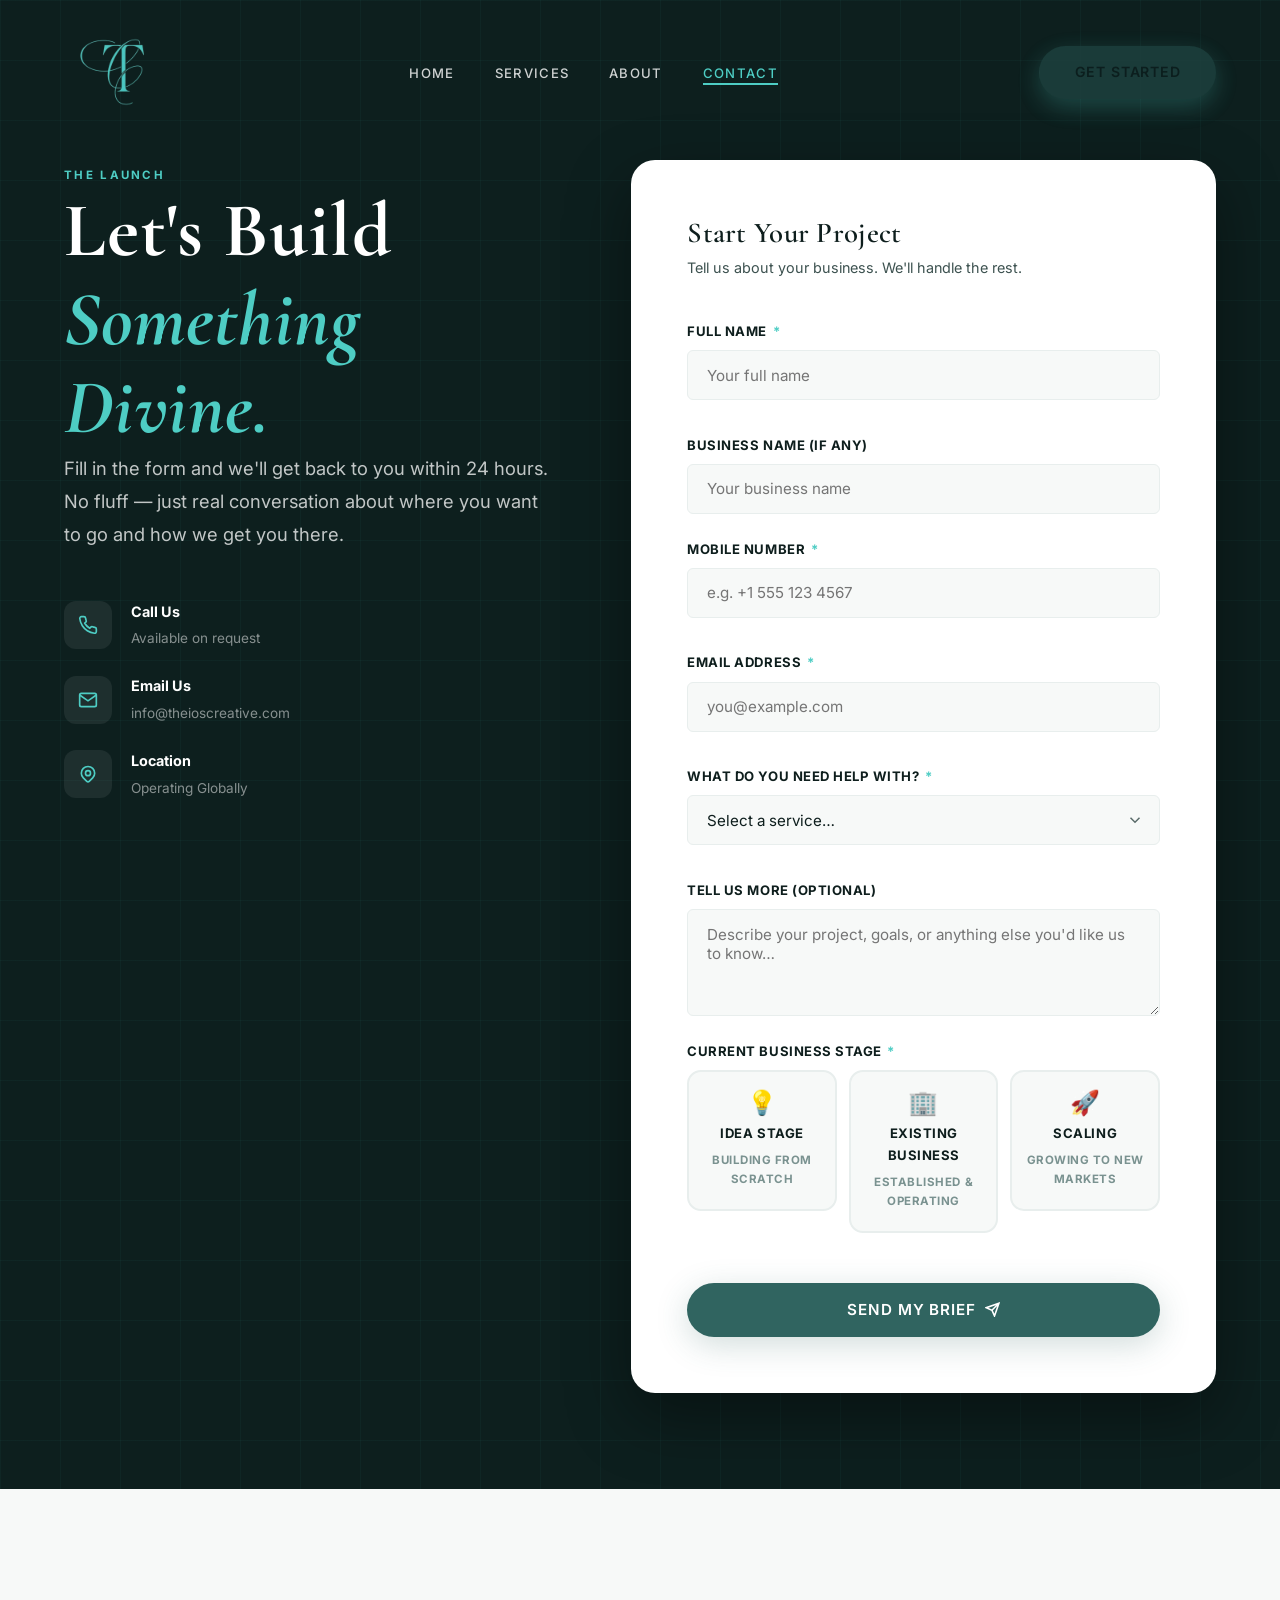
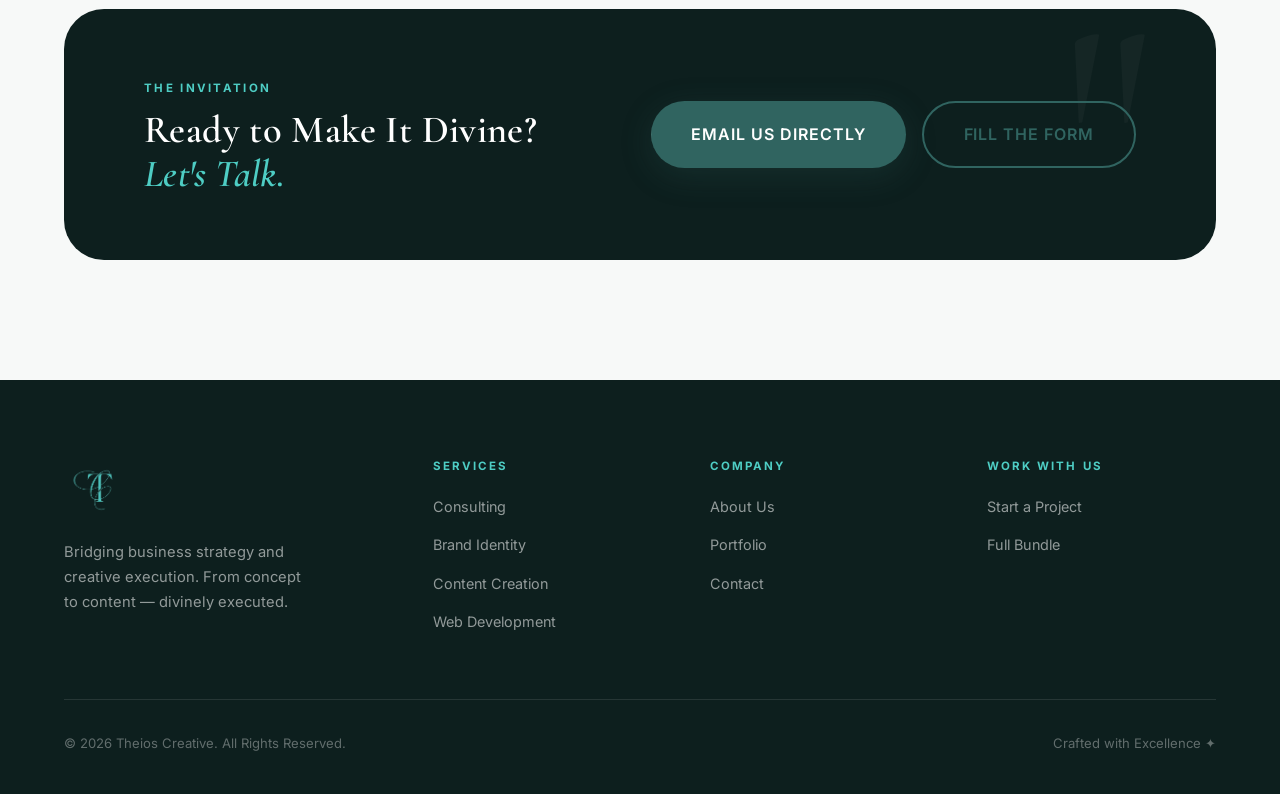
<file: contact.html>
<!DOCTYPE html>
<html lang="en">

<head>
    <meta charset="UTF-8" />
    <meta name="viewport" content="width=device-width, initial-scale=1.0" />

    <!-- Primary Meta Tags -->
    <title>Contact Us – Theios Creative | Strategy Meets Clarity</title>
    <meta name="title" content="Contact Us – Theios Creative | Strategy Meets Clarity" />
    <meta name="description"
        content="Ready to launch? Contact Theios Creative. Strategy Meets Clarity: customized consulting, branding, web development, video, and full packages." />
    <meta name="keywords" content="contact Theios Creative, get started, business consultation, project inquiry, Ghana creative agency contact" />
    <meta name="author" content="Theios Creative" />
    <meta name="theme-color" content="#306460" />

    <!-- Canonical URL -->
    <link rel="canonical" href="https://theioscreative.com/contact.html" />

    <!-- Open Graph / Facebook -->
    <meta property="og:type" content="website" />
    <meta property="og:url" content="https://theioscreative.com/contact.html" />
    <meta property="og:title" content="Contact Us – Theios Creative | Strategy Meets Clarity" />
    <meta property="og:description"
        content="Ready to launch? Contact Theios Creative for customized consulting, branding, web development, video, and full packages." />
    <meta property="og:image" content="https://theioscreative.com/assets/images/og-image.png" />
    <meta property="og:image:width" content="1200" />
    <meta property="og:image:height" content="630" />
    <meta property="og:site_name" content="Theios Creative" />
    <meta property="og:locale" content="en_US" />

    <!-- Twitter Card -->
    <meta name="twitter:card" content="summary_large_image" />
    <meta name="twitter:url" content="https://theioscreative.com/contact.html" />
    <meta name="twitter:title" content="Contact Us – Theios Creative" />
    <meta name="twitter:description"
        content="Ready to launch? Contact us for customized consulting, branding, web development, and video services." />
    <meta name="twitter:image" content="https://theioscreative.com/assets/images/og-image.png" />

    <!-- Favicons -->
    <link rel="icon" type="image/x-icon" href="/favicon.ico" />
    <link rel="icon" type="image/png" sizes="16x16" href="/favicon-16x16.png" />
    <link rel="icon" type="image/png" sizes="32x32" href="/favicon-32x32.png" />
    <link rel="apple-touch-icon" sizes="180x180" href="/apple-touch-icon.png" />
    <link rel="manifest" href="/site.webmanifest" />

    <!-- Preconnect for Performance -->
    <link rel="preconnect" href="https://fonts.googleapis.com" />
    <link rel="preconnect" href="https://fonts.gstatic.com" crossorigin />

    <!-- Stylesheets -->
    <link rel="stylesheet" href="assets/css/style.css" />
    <link rel="stylesheet" href="assets/css/contact.css" />
</head>

<body>

    <!-- Navigation -->
    <nav class="navbar scrolled" id="navbar" aria-label="Main navigation">
        <div class="container nav-inner">
            <a href="index.html" class="nav-logo">
                <img src="assets/images/TC_logo.png" alt="Theios Creative logo" class="nav-logo-img" />
            </a>
            <ul class="nav-links">
                <li><a href="index.html">Home</a></li>
                <li><a href="services.html">Services</a></li>
                <li><a href="about.html">About</a></li>
                <li><a href="contact.html" class="active">Contact</a></li>
            </ul>
            <a href="contact.html" class="btn btn-accent nav-cta" id="nav-get-started-contact">Get Started</a>
            <button class="nav-toggle" id="nav-toggle" aria-label="Toggle mobile menu">
                <span></span><span></span><span></span>
            </button>
        </div>
    </nav>

    <div class="mobile-menu" id="mobile-menu">
        <a href="index.html">Home</a>
        <a href="services.html">Services</a>
        <a href="about.html">About</a>
        <a href="contact.html">Contact</a>
        <a href="contact.html" class="btn btn-accent" style="margin-top:1rem;">Get Started</a>
    </div>

    <main>

        <!-- ── CONTACT HERO ───────────────────────────────────── -->
        <section class="contact-hero" aria-label="Contact page hero">
            <div class="container">
                <div class="contact-hero-inner">
                    <div class="contact-hero-text">
                        <span class="eyebrow reveal" style="color:var(--accent);">The Launch</span>
                        <h1 class="reveal reveal-delay-1" style="color:var(--white);">
                            Let's Build<br />
                            <em style="color:var(--accent);font-style:italic;">Something Divine.</em>
                        </h1>
                        <p class="lead reveal reveal-delay-2" style="color:rgba(255,255,255,0.75);">
                            Fill in the form and we'll get back to you within 24 hours. No fluff — just real
                            conversation about where you want to go and how we get you there.
                        </p>

                        <!-- Contact Info -->
                        <div class="contact-info reveal reveal-delay-3">
                            <div class="ci-item">
                                <div class="ci-icon" aria-hidden="true">
                                    <svg viewBox="0 0 24 24" fill="none" stroke="currentColor" stroke-width="2">
                                        <path
                                            d="M22 16.92v3a2 2 0 01-2.18 2 19.79 19.79 0 01-8.63-3.07 19.5 19.5 0 01-6-6A19.79 19.79 0 012.12 4.18 2 2 0 014.11 2h3a2 2 0 012 1.72c.127.96.361 1.903.7 2.81a2 2 0 01-.45 2.11L8.09 9.91a16 16 0 006 6l1.27-1.27a2 2 0 012.11-.45c.907.339 1.85.573 2.81.7A2 2 0 0122 16.92z" />
                                    </svg>
                                </div>
                                <div>
                                    <strong>Call Us</strong>
                                    <span>Available on request</span>
                                </div>
                            </div>
                            <div class="ci-item">
                                <div class="ci-icon" aria-hidden="true">
                                    <svg viewBox="0 0 24 24" fill="none" stroke="currentColor" stroke-width="2">
                                        <path
                                            d="M4 4h16c1.1 0 2 .9 2 2v12c0 1.1-.9 2-2 2H4c-1.1 0-2-.9-2-2V6c0-1.1.9-2 2-2z" />
                                        <polyline points="22,6 12,13 2,6" />
                                    </svg>
                                </div>
                                <div>
                                    <strong>Email Us</strong>
                                    <span>info@theioscreative.com</span>
                                </div>
                            </div>
                            <div class="ci-item">
                                <div class="ci-icon" aria-hidden="true">
                                    <svg viewBox="0 0 24 24" fill="none" stroke="currentColor" stroke-width="2">
                                        <path
                                            d="M17.657 16.657L13.414 20.9a1.998 1.998 0 01-2.827 0l-4.244-4.243a8 8 0 1111.314 0z" />
                                        <path d="M15 11a3 3 0 11-6 0 3 3 0 016 0z" />
                                    </svg>
                                </div>
                                <div>
                                    <strong>Location</strong>
                                    <span>Operating Globally</span>
                                </div>
                            </div>
                        </div>
                    </div>

                    <!-- ── LEAD FORM ──────────────────────────────── -->
                    <div class="contact-form-wrap reveal reveal-delay-1" id="full-bundle">
                        <form class="contact-form" id="contact-lead-form" novalidate aria-label="Contact lead form">
                            <div class="cf-header">
                                <h2>Start Your Project</h2>
                                <p>Tell us about your business. We'll handle the rest.</p>
                            </div>

                            <!-- Full Name -->
                            <div class="form-group">
                                <label for="contact-name">Full Name <span class="req" aria-hidden="true">*</span></label>
                                <input type="text" id="contact-name" name="name" placeholder="Your full name" required
                                    autocomplete="name" />
                                <div class="form-error" id="name-error" role="alert" aria-live="polite"></div>
                            </div>

                            <!-- Business name (if any) -->
                            <div class="form-group">
                                <label for="contact-business">Business Name (if any)</label>
                                <input type="text" id="contact-business" name="business" placeholder="Your business name"
                                    autocomplete="organization" />
                            </div>

                            <!-- Mobile number -->
                            <div class="form-group">
                                <label for="contact-mobile">Mobile Number <span class="req" aria-hidden="true">*</span></label>
                                <input type="tel" id="contact-mobile" name="mobile" placeholder="e.g. +1 555 123 4567" required
                                    autocomplete="tel" inputmode="tel" />
                                <div class="form-error" id="mobile-error" role="alert" aria-live="polite"></div>
                            </div>

                            <!-- Email address -->
                            <div class="form-group">
                                <label for="contact-email">Email Address <span class="req" aria-hidden="true">*</span></label>
                                <input type="email" id="contact-email" name="email" placeholder="you@example.com" required
                                    autocomplete="email" />
                                <div class="form-error" id="email-error" role="alert" aria-live="polite"></div>
                            </div>

                            <!-- What do you need -->
                            <div class="form-group">
                                <label for="contact-service">What do you need help with? <span class="req" aria-hidden="true">*</span></label>
                                <div class="select-wrap">
                                    <select id="contact-service" name="service" required>
                                        <option value="" disabled selected>Select a service…</option>
                                        <option value="registration">Business Registration</option>
                                        <option value="branding">Branding & Identity</option>
                                        <option value="web">Website Development</option>
                                        <option value="video">Video &amp; Content Creation</option>
                                        <option value="bundle">Full Bundle (All of the above)</option>
                                        <option value="other">Other</option>
                                    </select>
                                    <svg class="select-arrow" viewBox="0 0 24 24" fill="none" stroke="currentColor"
                                        stroke-width="2" aria-hidden="true">
                                        <path d="M6 9l6 6 6-6" />
                                    </svg>
                                </div>
                                <div class="form-error" id="service-error" role="alert" aria-live="polite"></div>
                            </div>

                            <!-- Message -->
                            <div class="form-group">
                                <label for="contact-message">Tell us more (optional)</label>
                                <textarea id="contact-message" name="message" rows="4"
                                    placeholder="Describe your project, goals, or anything else you'd like us to know…"></textarea>
                            </div>

                            <!-- Current Stage -->
                            <div class="form-group">
                                <label>Current Business Stage <span class="req" aria-hidden="true">*</span></label>
                                <div class="stage-options" role="group" aria-label="Select your current business stage">
                                    <label class="stage-opt" for="stage-idea">
                                        <input type="radio" id="stage-idea" name="stage" value="idea" />
                                        <span class="stage-opt-inner">
                                            <span class="stage-icon" aria-hidden="true">💡</span>
                                            <strong>Idea Stage</strong>
                                            <small>Building from scratch</small>
                                        </span>
                                    </label>
                                    <label class="stage-opt" for="stage-existing">
                                        <input type="radio" id="stage-existing" name="stage" value="existing" />
                                        <span class="stage-opt-inner">
                                            <span class="stage-icon" aria-hidden="true">🏢</span>
                                            <strong>Existing Business</strong>
                                            <small>Established & operating</small>
                                        </span>
                                    </label>
                                    <label class="stage-opt" for="stage-scaling">
                                        <input type="radio" id="stage-scaling" name="stage" value="scaling" />
                                        <span class="stage-opt-inner">
                                            <span class="stage-icon" aria-hidden="true">🚀</span>
                                            <strong>Scaling</strong>
                                            <small>Growing to new markets</small>
                                        </span>
                                    </label>
                                </div>
                                <div class="form-error" id="stage-error" role="alert" aria-live="polite"></div>
                            </div>

                            <button type="submit" class="btn btn-primary submit-btn" id="contact-submit">
                                <span class="btn-text">Send My Brief</span>
                                <svg viewBox="0 0 24 24" fill="none" stroke="currentColor" stroke-width="2.5"
                                    aria-hidden="true">
                                    <path d="M22 2L11 13M22 2l-7 20-4-9-9-4 20-7z" />
                                </svg>
                            </button>

                            <!-- Success / Error messages -->
                            <div class="form-success" id="form-success" role="status" aria-live="polite" hidden>
                                <div class="fs-icon" aria-hidden="true">✦</div>
                                <strong>Message Sent!</strong>
                                <p>We'll be in touch within 24 hours. Get ready for something divine.</p>
                            </div>
                        </form>
                    </div>
                </div>
            </div>

            <!-- BG -->
            <div class="contact-hero-bg" aria-hidden="true">
                <div class="bg-grid-overlay"></div>
            </div>
        </section>

        <!-- ── BIG CTA FOOTER BAND ────────────────────────────── -->
        <section class="section divine-cta" aria-label="Divine CTA section">
            <div class="container">
                <div class="divine-inner reveal">
                    <div class="divine-text">
                        <span class="eyebrow">The Invitation</span>
                        <h2>Ready to Make It Divine?<br /><em>Let's Talk.</em></h2>
                    </div>
                    <div class="divine-actions">
                        <a href="mailto:info@theioscreative.com" class="btn btn-primary" id="divine-email-cta"
                            style="font-size:1rem; padding:1.1rem 2.5rem;">
                            Email Us Directly
                        </a>
                        <a href="#contact-lead-form" class="btn btn-ghost" id="divine-form-cta"
                            style="font-size:1rem; padding:1.1rem 2.5rem;">
                            Fill the Form
                        </a>
                    </div>
                </div>
            </div>
        </section>

    </main>

    <!-- Footer -->
    <footer class="footer">
        <div class="container">
            <div class="footer-grid">
                <div class="footer-brand">
                    <div class="nav-logo">
                        <img src="assets/images/TC_logo.png" alt="Theios Creative logo" class="nav-logo-img" />
                    </div>
                    <p>Bridging business strategy and creative execution. From concept to content — divinely executed.
                    </p>
                </div>
                <div class="footer-col">
                    <h5>Services</h5>
                    <ul>
                        <li><a href="services.html#consulting">Consulting</a></li>
                        <li><a href="services.html#identity">Brand Identity</a></li>
                        <li><a href="services.html#content">Content Creation</a></li>
                        <li><a href="services.html#digital">Web Development</a></li>
                    </ul>
                </div>
                <div class="footer-col">
                    <h5>Company</h5>
                    <ul>
                        <li><a href="about.html">About Us</a></li>
                        <li><a href="services.html#portfolio">Portfolio</a></li>
                        <li><a href="contact.html">Contact</a></li>
                    </ul>
                </div>
                <div class="footer-col">
                    <h5>Work With Us</h5>
                    <ul>
                        <li><a href="contact.html">Start a Project</a></li>
                        <li><a href="contact.html#full-bundle">Full Bundle</a></li>
                    </ul>
                </div>
            </div>
            <div class="footer-bottom">
                <p style="color:rgba(255,255,255,0.35);font-size:0.82rem;">© 2026 Theios Creative. All Rights Reserved.
                </p>
                <p style="color:rgba(255,255,255,0.35);font-size:0.82rem;">Crafted with Excellence ✦</p>
            </div>
        </div>
    </footer>

    <!-- Schema.org Structured Data -->
    <script type="application/ld+json">
    {
      "@context": "https://schema.org",
      "@type": "Organization",
      "name": "Theios Creative",
      "alternateName": "Theios",
      "url": "https://theioscreative.com",
      "logo": "https://theioscreative.com/assets/images/TC_logo.png",
      "description": "Bridging business strategy and creative execution. From concept to content — divinely executed.",
      "email": "info@theioscreative.com",
      "address": {
        "@type": "PostalAddress",
        "addressCountry": "GH"
      },
      "sameAs": [
        "https://instagram.com/theioscreative",
        "https://tiktok.com/@theioscreative",
        "https://linkedin.com/company/theioscreative"
      ],
      "contactPoint": {
        "@type": "ContactPoint",
        "contactType": "Customer Service",
        "email": "info@theioscreative.com",
        "availableLanguage": ["English"]
      }
    }
    </script>

    <script type="application/ld+json">
    {
      "@context": "https://schema.org",
      "@type": "ContactPage",
      "name": "Contact Us – Theios Creative",
      "description": "Ready to launch? Contact Theios Creative for customized consulting, branding, web development, and video services.",
      "url": "https://theioscreative.com/contact.html",
      "inLanguage": "en-US",
      "isPartOf": {
        "@type": "WebSite",
        "name": "Theios Creative",
        "url": "https://theioscreative.com"
      }
    }
    </script>

    <script type="application/ld+json">
    {
      "@context": "https://schema.org",
      "@type": "BreadcrumbList",
      "itemListElement": [
        {
          "@type": "ListItem",
          "position": 1,
          "name": "Home",
          "item": "https://theioscreative.com/"
        },
        {
          "@type": "ListItem",
          "position": 2,
          "name": "Contact",
          "item": "https://theioscreative.com/contact.html"
        }
      ]
    }
    </script>

    <script src="assets/js/main.js"></script>
    <script src="assets/js/contact.js"></script>
</body>

</html>
</file>
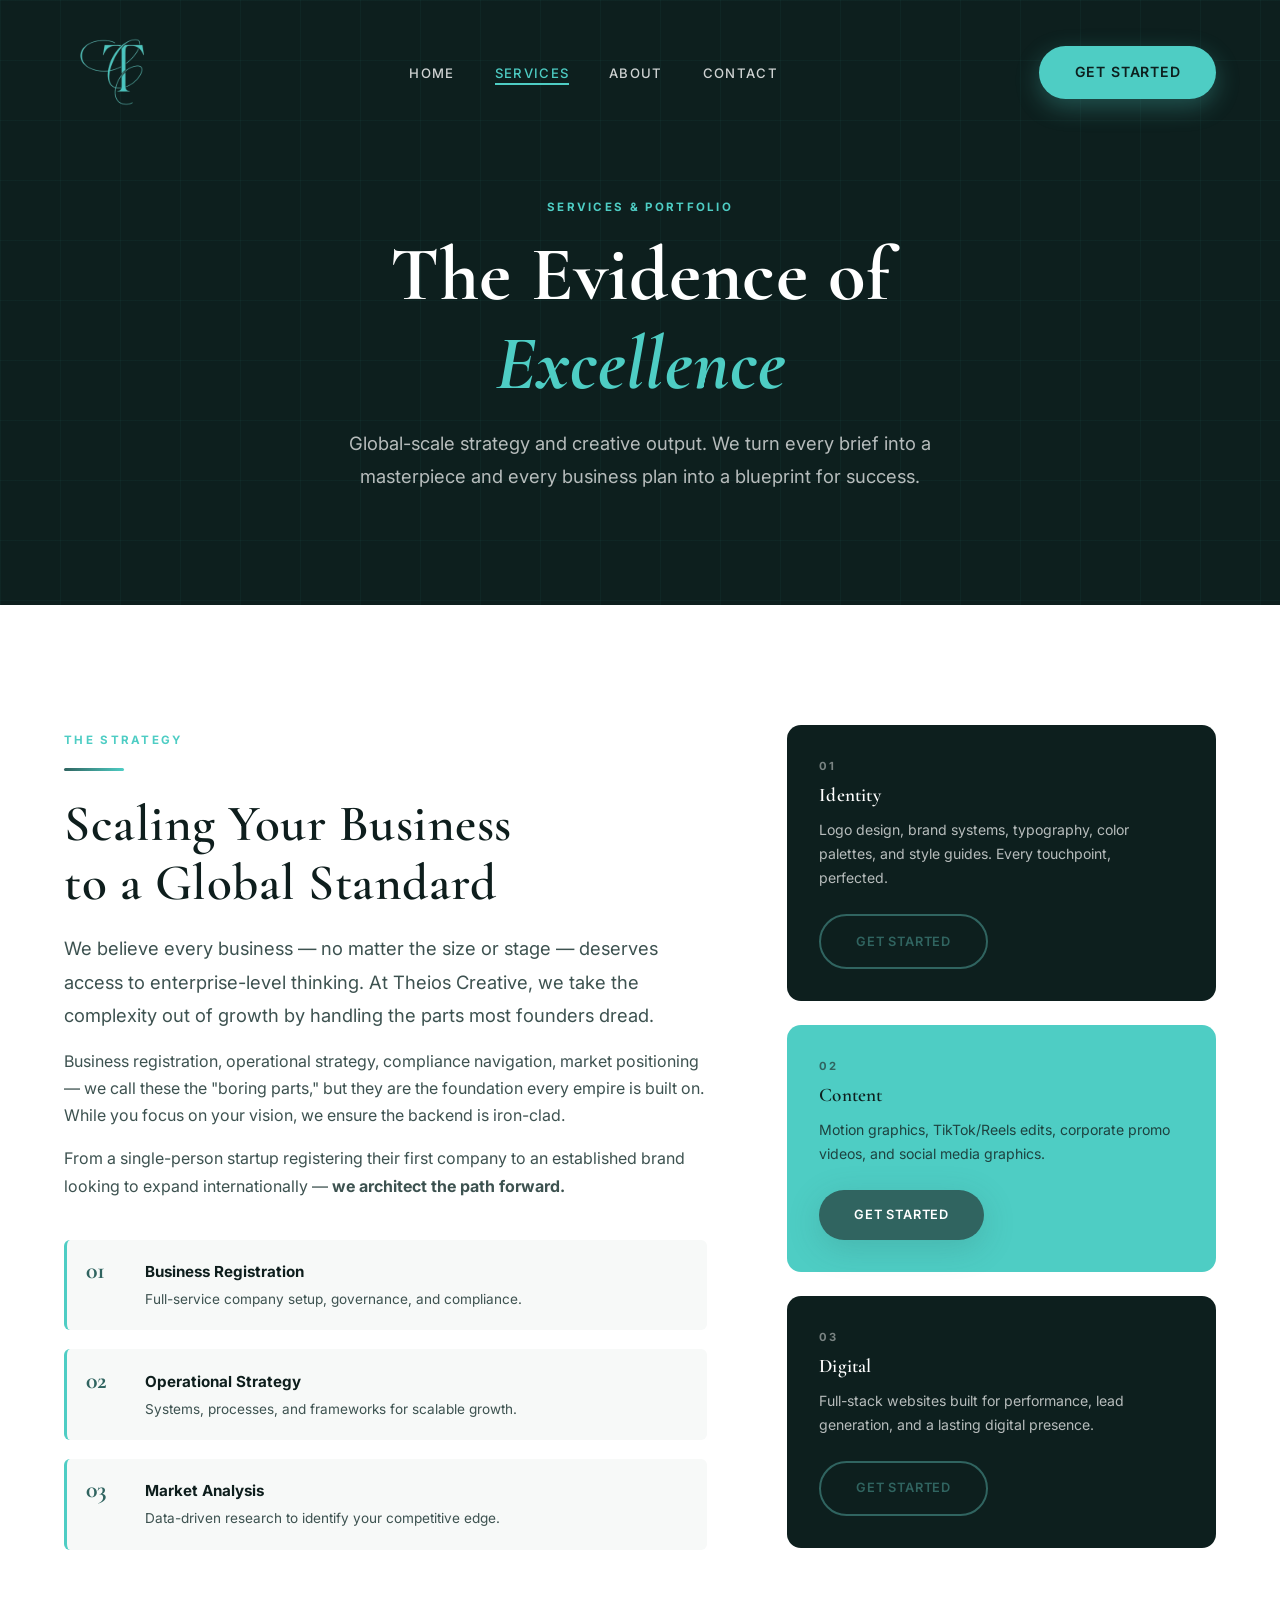
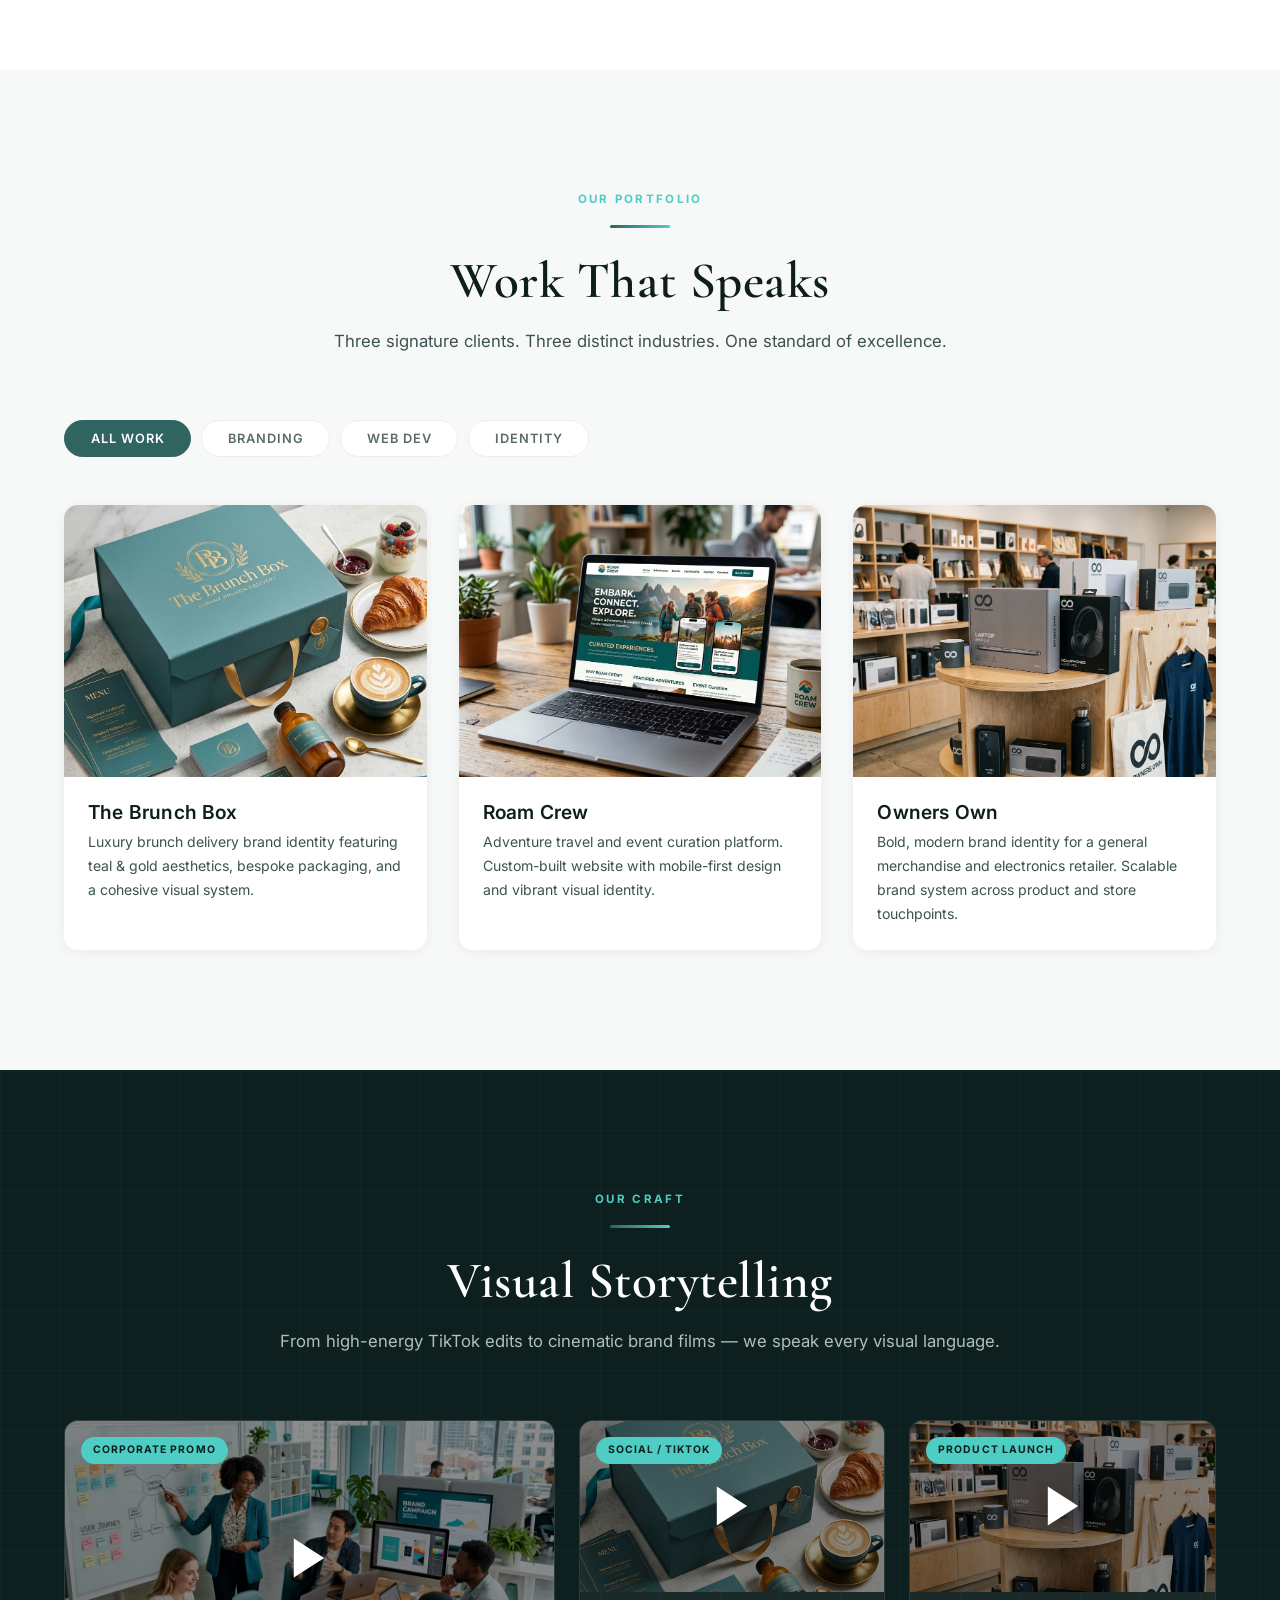
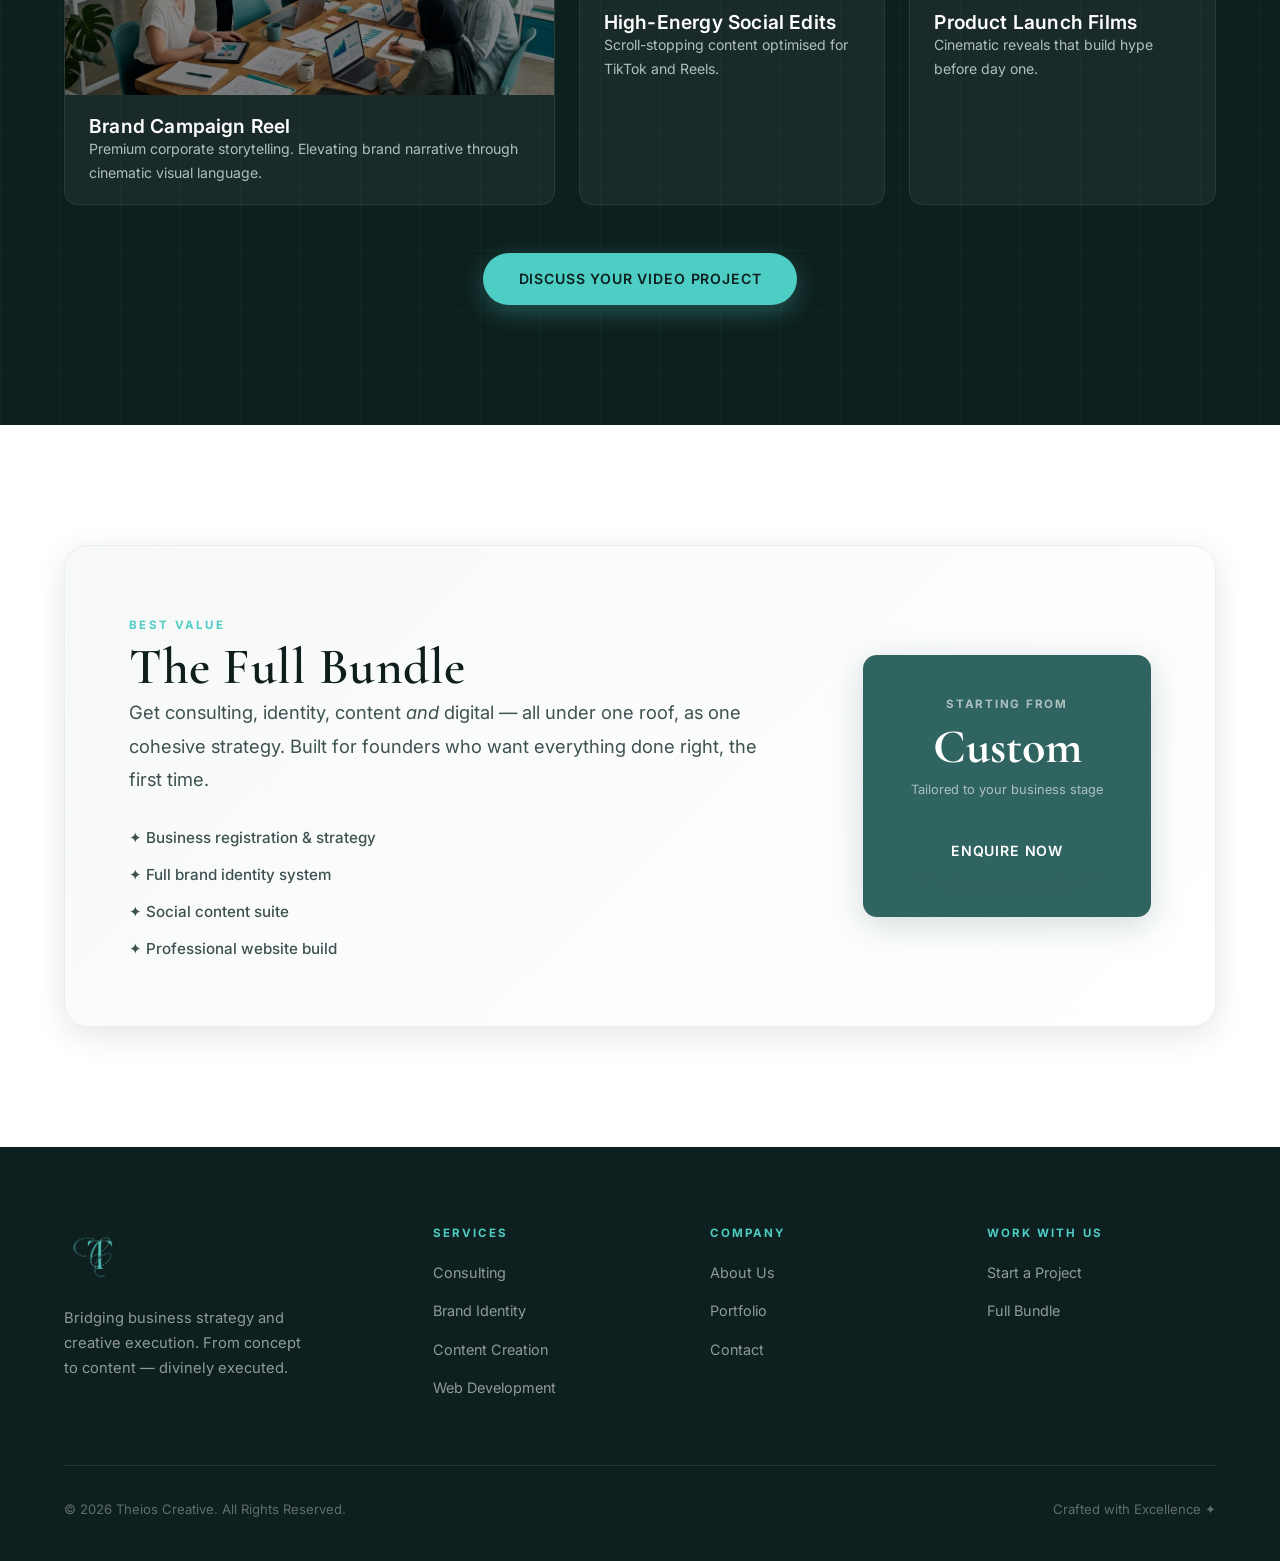
<file: services.html>
<!DOCTYPE html>
<html lang="en">

<head>
    <meta charset="UTF-8" />
    <meta name="viewport" content="width=device-width, initial-scale=1.0" />

    <!-- Primary Meta Tags -->
    <title>Services & Portfolio – Theios Creative | Strategy Meets Clarity</title>
    <meta name="title" content="Services & Portfolio – Theios Creative | Strategy Meets Clarity" />
    <meta name="description"
        content="Discover Theios Creative's full suite of services. Strategy Meets Clarity: registration, consulting, branding, web development, video, and client portfolios." />
    <meta name="keywords" content="business consulting, brand identity design, web development services, video production, business registration Ghana, creative services portfolio" />
    <meta name="author" content="Theios Creative" />
    <meta name="theme-color" content="#306460" />

    <!-- Canonical URL -->
    <link rel="canonical" href="https://theioscreative.com/services.html" />

    <!-- Open Graph / Facebook -->
    <meta property="og:type" content="website" />
    <meta property="og:url" content="https://theioscreative.com/services.html" />
    <meta property="og:title" content="Services & Portfolio – Theios Creative | Strategy Meets Clarity" />
    <meta property="og:description"
        content="Discover our full suite of services: registration, consulting, branding, web development, video, and client portfolios." />
    <meta property="og:image" content="https://theioscreative.com/assets/images/og-image.png" />
    <meta property="og:image:width" content="1200" />
    <meta property="og:image:height" content="630" />
    <meta property="og:site_name" content="Theios Creative" />
    <meta property="og:locale" content="en_US" />

    <!-- Twitter Card -->
    <meta name="twitter:card" content="summary_large_image" />
    <meta name="twitter:url" content="https://theioscreative.com/services.html" />
    <meta name="twitter:title" content="Services & Portfolio – Theios Creative" />
    <meta name="twitter:description"
        content="Registration, consulting, branding, web development, video production. View our portfolio and service offerings." />
    <meta name="twitter:image" content="https://theioscreative.com/assets/images/og-image.png" />

    <!-- Favicons -->
    <link rel="icon" type="image/x-icon" href="/favicon.ico" />
    <link rel="icon" type="image/png" sizes="16x16" href="/favicon-16x16.png" />
    <link rel="icon" type="image/png" sizes="32x32" href="/favicon-32x32.png" />
    <link rel="apple-touch-icon" sizes="180x180" href="/apple-touch-icon.png" />
    <link rel="manifest" href="/site.webmanifest" />

    <!-- Preconnect for Performance -->
    <link rel="preconnect" href="https://fonts.googleapis.com" />
    <link rel="preconnect" href="https://fonts.gstatic.com" crossorigin />

    <!-- Stylesheets -->
    <link rel="stylesheet" href="assets/css/style.css" />
    <link rel="stylesheet" href="assets/css/services.css" />
</head>

<body>

    <!-- Navigation -->
    <nav class="navbar scrolled" id="navbar" aria-label="Main navigation">
        <div class="container nav-inner">
            <a href="index.html" class="nav-logo">
                <img src="assets/images/TC_logo.png" alt="Theios Creative logo" class="nav-logo-img" />
            </a>
            <ul class="nav-links">
                <li><a href="index.html">Home</a></li>
                <li><a href="services.html" class="active">Services</a></li>
                <li><a href="about.html">About</a></li>
                <li><a href="contact.html">Contact</a></li>
            </ul>
            <a href="contact.html" class="btn btn-accent nav-cta" id="nav-get-started-services">Get Started</a>
            <button class="nav-toggle" id="nav-toggle" aria-label="Toggle mobile menu">
                <span></span><span></span><span></span>
            </button>
        </div>
    </nav>

    <div class="mobile-menu" id="mobile-menu">
        <a href="index.html">Home</a>
        <a href="services.html">Services</a>
        <a href="about.html">About</a>
        <a href="contact.html">Contact</a>
        <a href="contact.html" class="btn btn-accent" style="margin-top:1rem;">Get Started</a>
    </div>

    <main>

        <!-- ── PAGE HERO ──────────────────────────────────────── -->
        <section class="page-hero" aria-label="Services page hero">
            <div class="container">
                <div class="page-hero-content text-center">
                    <span class="eyebrow reveal">Services & Portfolio</span>
                    <h1 class="reveal reveal-delay-1">The Evidence of<br /><em
                            style="color:var(--accent);font-style:italic;">Excellence</em></h1>
                    <p class="lead reveal reveal-delay-2">
                        Global-scale strategy and creative output. We turn every brief into a masterpiece and every
                        business plan into a blueprint for success.
                    </p>
                </div>
            </div>
            <div class="page-hero-bg" aria-hidden="true">
                <div class="bg-grid-overlay"></div>
            </div>
        </section>

        <!-- ── STRATEGY SECTION ─────────────────────────────── -->
        <section class="section strategy-section" id="consulting" aria-label="Strategy section">
            <div class="container">
                <div class="strategy-grid">
                    <div class="strategy-text reveal">
                        <span class="eyebrow">The Strategy</span>
                        <div class="divider"></div>
                        <h2>Scaling Your Business<br />to a Global Standard</h2>
                        <p class="lead" style="margin-top:1.2rem;">
                            We believe every business — no matter the size or stage — deserves access to
                            enterprise-level thinking. At Theios Creative, we take the complexity out of
                            growth by handling the parts most founders dread.
                        </p>
                        <p style="margin-top:1rem;">
                            Business registration, operational strategy, compliance navigation, market
                            positioning — we call these the "boring parts," but they are the foundation every
                            empire is built on. While you focus on your vision, we ensure the backend is iron-clad.
                        </p>
                        <p style="margin-top:1rem;">
                            From a single-person startup registering their first company to an established brand
                            looking to expand internationally — <strong>we architect the path forward.</strong>
                        </p>
                        <div class="strategy-features reveal reveal-delay-2">
                            <div class="sf-item">
                                <div class="sf-icon">01</div>
                                <div>
                                    <strong>Business Registration</strong>
                                    <span>Full-service company setup, governance, and compliance.</span>
                                </div>
                            </div>
                            <div class="sf-item">
                                <div class="sf-icon">02</div>
                                <div>
                                    <strong>Operational Strategy</strong>
                                    <span>Systems, processes, and frameworks for scalable growth.</span>
                                </div>
                            </div>
                            <div class="sf-item">
                                <div class="sf-icon">03</div>
                                <div>
                                    <strong>Market Analysis</strong>
                                    <span>Data-driven research to identify your competitive edge.</span>
                                </div>
                            </div>
                        </div>
                    </div>

                    <!-- Service Cards Side Panel -->
                    <div class="service-panels reveal reveal-delay-1">
                        <div class="sp-card" id="identity">
                            <div class="sp-num">01</div>
                            <h3>Identity</h3>
                            <p>Logo design, brand systems, typography, color palettes, and style guides. Every
                                touchpoint, perfected.</p>
                            <a href="contact.html" class="btn btn-ghost" id="identity-get-started"
                                style="margin-top:1.5rem; font-size:0.8rem;">Get Started</a>
                        </div>
                        <div class="sp-card sp-accent" id="content">
                            <div class="sp-num" style="color:var(--teal-primary);">02</div>
                            <h3 style="color:var(--teal-deeper);">Content</h3>
                            <p style="color:var(--teal-dark);">Motion graphics, TikTok/Reels edits, corporate promo
                                videos, and social media graphics.</p>
                            <a href="contact.html" class="btn btn-primary" id="content-get-started"
                                style="margin-top:1.5rem; font-size:0.8rem;">Get Started</a>
                        </div>
                        <div class="sp-card" id="digital">
                            <div class="sp-num">03</div>
                            <h3>Digital</h3>
                            <p>Full-stack websites built for performance, lead generation, and a lasting digital
                                presence.</p>
                            <a href="contact.html" class="btn btn-ghost" id="digital-get-started"
                                style="margin-top:1.5rem; font-size:0.8rem;">Get Started</a>
                        </div>
                    </div>
                </div>
            </div>
        </section>

        <!-- ── PORTFOLIO ────────────────────────────────────── -->
        <section class="section section--off portfolio-section" id="portfolio" aria-label="Portfolio gallery">
            <div class="container">
                <div class="section-header text-center reveal">
                    <span class="eyebrow">Our Portfolio</span>
                    <div class="divider divider--center"></div>
                    <h2>Work That Speaks</h2>
                    <p>Three signature clients. Three distinct industries. One standard of excellence.</p>
                </div>

                <!-- Filter Tabs -->
                <div class="portfolio-filters reveal" role="tablist" aria-label="Portfolio filters">
                    <button class="pf-btn active" role="tab" data-filter="all" aria-selected="true" id="filter-all">All
                        Work</button>
                    <button class="pf-btn" role="tab" data-filter="branding" aria-selected="false"
                        id="filter-branding">Branding</button>
                    <button class="pf-btn" role="tab" data-filter="web" aria-selected="false" id="filter-web">Web
                        Dev</button>
                    <button class="pf-btn" role="tab" data-filter="identity" aria-selected="false"
                        id="filter-identity">Identity</button>
                </div>

                <!-- Portfolio Grid -->
                <div class="portfolio-grid" id="portfolio-grid">

                    <!-- Brunch Box -->
                    <article class="portfolio-item" data-category="branding identity" id="portfolio-brunchbox">
                        <div class="pi-image-wrap">
                            <img src="assets/images/portfolio_brunchbox.png"
                                alt="The Brunch Box – luxury food delivery branding by Theios Creative"
                                loading="lazy" />
                            <div class="pi-overlay">
                                <div class="pi-overlay-content">
                                    <span class="eyebrow" style="color:var(--accent);">Branding & Identity</span>
                                    <h3 style="color:var(--white);margin-top:0.5rem;">The Brunch Box</h3>
                                    <p style="color:rgba(255,255,255,0.8);font-size:0.9rem;max-width:100%;">Premium food
                                        delivery brand identity — from logo to packaging.</p>
                                    <div class="pi-tags">
                                        <span>Brand Identity</span>
                                        <span>Packaging</span>
                                        <span>Food Delivery</span>
                                    </div>
                                </div>
                            </div>
                        </div>
                        <div class="pi-info">
                            <h4>The Brunch Box</h4>
                            <p>Luxury brunch delivery brand identity featuring teal & gold aesthetics, bespoke
                                packaging, and a cohesive visual system.</p>
                        </div>
                    </article>

                    <!-- Roam Crew -->
                    <article class="portfolio-item" data-category="web" id="portfolio-roamcrew">
                        <div class="pi-image-wrap">
                            <img src="assets/images/portfolio_roamcrew.png"
                                alt="Roam Crew – custom web development by Theios Creative" loading="lazy" />
                            <div class="pi-overlay">
                                <div class="pi-overlay-content">
                                    <span class="eyebrow" style="color:var(--accent);">Web Development</span>
                                    <h3 style="color:var(--white);margin-top:0.5rem;">Roam Crew</h3>
                                    <p style="color:rgba(255,255,255,0.8);font-size:0.9rem;max-width:100%;">Custom web
                                        build and event curation visual identity.</p>
                                    <div class="pi-tags">
                                        <span>Web Dev</span>
                                        <span>UI/UX</span>
                                        <span>Events</span>
                                    </div>
                                </div>
                            </div>
                        </div>
                        <div class="pi-info">
                            <h4>Roam Crew</h4>
                            <p>Adventure travel and event curation platform. Custom-built website with mobile-first
                                design and vibrant visual identity.</p>
                        </div>
                    </article>

                    <!-- Owners Own -->
                    <article class="portfolio-item" data-category="branding identity" id="portfolio-ownersown">
                        <div class="pi-image-wrap">
                            <img src="assets/images/portfolio_ownersown.png"
                                alt="Owners Own – retail branding by Theios Creative" loading="lazy" />
                            <div class="pi-overlay">
                                <div class="pi-overlay-content">
                                    <span class="eyebrow" style="color:var(--accent);">Brand Identity</span>
                                    <h3 style="color:var(--white);margin-top:0.5rem;">Owners Own</h3>
                                    <p style="color:rgba(255,255,255,0.8);font-size:0.9rem;max-width:100%;">General
                                        merchandise and electronics retail branding.</p>
                                    <div class="pi-tags">
                                        <span>Branding</span>
                                        <span>Retail</span>
                                        <span>Electronics</span>
                                    </div>
                                </div>
                            </div>
                        </div>
                        <div class="pi-info">
                            <h4>Owners Own</h4>
                            <p>Bold, modern brand identity for a general merchandise and electronics retailer. Scalable
                                brand system across product and store touchpoints.</p>
                        </div>
                    </article>

                </div>
            </div>
        </section>

        <!-- ── VIDEO REEL ────────────────────────────────────── -->
        <section class="section video-reel" id="visual-storytelling" aria-label="Visual storytelling video reel">
            <div class="container">
                <div class="section-header text-center reveal">
                    <span class="eyebrow">Our Craft</span>
                    <div class="divider divider--center"></div>
                    <h2 style="color:var(--white);">Visual Storytelling</h2>
                    <p style="color:var(--grey-mid);margin:0 auto;">
                        From high-energy TikTok edits to cinematic brand films — we speak every visual language.
                    </p>
                </div>

                <div class="video-grid reveal reveal-delay-1">
                    <!-- Video 1 – Main Featured -->
                    <div class="video-card video-card--main" id="video-corporate-promo">
                        <div class="vc-thumbnail">
                            <img src="assets/images/about_team.png" alt="Corporate brand promo video thumbnail" />
                            <div class="vc-play" id="play-corporate" aria-label="Play corporate promo video">
                                <svg viewBox="0 0 24 24" fill="currentColor" aria-hidden="true">
                                    <polygon points="5 3 19 12 5 21 5 3" />
                                </svg>
                            </div>
                            <div class="vc-badge">Corporate Promo</div>
                        </div>
                        <div class="vc-info">
                            <h4 style="color:var(--white);">Brand Campaign Reel</h4>
                            <p style="color:var(--grey-mid);font-size:0.88rem;max-width:100%;">Premium corporate
                                storytelling. Elevating brand narrative through cinematic visual language.</p>
                        </div>
                    </div>

                    <!-- Video 2 -->
                    <div class="video-card" id="video-social-reel">
                        <div class="vc-thumbnail">
                            <img src="assets/images/portfolio_brunchbox.png" alt="Social media reel video thumbnail" />
                            <div class="vc-play" id="play-social" aria-label="Play social media reel">
                                <svg viewBox="0 0 24 24" fill="currentColor" aria-hidden="true">
                                    <polygon points="5 3 19 12 5 21 5 3" />
                                </svg>
                            </div>
                            <div class="vc-badge">Social / TikTok</div>
                        </div>
                        <div class="vc-info">
                            <h4 style="color:var(--white);">High-Energy Social Edits</h4>
                            <p style="color:var(--grey-mid);font-size:0.88rem;max-width:100%;">Scroll-stopping content
                                optimised for TikTok and Reels.</p>
                        </div>
                    </div>

                    <!-- Video 3 -->
                    <div class="video-card" id="video-product-reel">
                        <div class="vc-thumbnail">
                            <img src="assets/images/portfolio_ownersown.png" alt="Product showcase video thumbnail" />
                            <div class="vc-play" id="play-product" aria-label="Play product showcase video">
                                <svg viewBox="0 0 24 24" fill="currentColor" aria-hidden="true">
                                    <polygon points="5 3 19 12 5 21 5 3" />
                                </svg>
                            </div>
                            <div class="vc-badge">Product Launch</div>
                        </div>
                        <div class="vc-info">
                            <h4 style="color:var(--white);">Product Launch Films</h4>
                            <p style="color:var(--grey-mid);font-size:0.88rem;max-width:100%;">Cinematic reveals that
                                build hype before day one.</p>
                        </div>
                    </div>
                </div>

                <div class="text-center reveal reveal-delay-3" style="margin-top:3rem;">
                    <a href="contact.html" class="btn btn-accent" id="reel-contact-cta">Discuss Your Video Project</a>
                </div>
            </div>
        </section>

        <!-- ── PRICING HINT ─────────────────────────────────── -->
        <section class="section bundle-cta" aria-label="Full bundle offer">
            <div class="container">
                <div class="bundle-inner reveal">
                    <div class="bundle-text">
                        <span class="eyebrow">Best Value</span>
                        <h2>The Full Bundle</h2>
                        <p class="lead">Get consulting, identity, content <em>and</em> digital — all under one roof, as
                            one cohesive strategy. Built for founders who want everything done right, the first time.
                        </p>
                        <ul class="bundle-list">
                            <li>✦ Business registration & strategy</li>
                            <li>✦ Full brand identity system</li>
                            <li>✦ Social content suite</li>
                            <li>✦ Professional website build</li>
                        </ul>
                    </div>
                    <div class="bundle-action">
                        <div class="bundle-card">
                            <div class="bc-label">Starting from</div>
                            <div class="bc-price">Custom</div>
                            <div class="bc-sub">Tailored to your business stage</div>
                            <a href="contact.html#full-bundle" class="btn btn-primary" id="bundle-enquire"
                                style="width:100%; justify-content:center; margin-top:1.5rem;">Enquire Now</a>
                        </div>
                    </div>
                </div>
            </div>
        </section>

    </main>

    <!-- Footer (shared) -->
    <footer class="footer">
        <div class="container">
            <div class="footer-grid">
                <div class="footer-brand">
                    <div class="nav-logo">
                        <img src="assets/images/TC_logo.png" alt="Theios Creative logo" class="nav-logo-img" />
                    </div>
                    <p>Bridging business strategy and creative execution. From concept to content — divinely executed.
                    </p>
                </div>
                <div class="footer-col">
                    <h5>Services</h5>
                    <ul>
                        <li><a href="services.html#consulting">Consulting</a></li>
                        <li><a href="services.html#identity">Brand Identity</a></li>
                        <li><a href="services.html#content">Content Creation</a></li>
                        <li><a href="services.html#digital">Web Development</a></li>
                    </ul>
                </div>
                <div class="footer-col">
                    <h5>Company</h5>
                    <ul>
                        <li><a href="about.html">About Us</a></li>
                        <li><a href="services.html#portfolio">Portfolio</a></li>
                        <li><a href="contact.html">Contact</a></li>
                    </ul>
                </div>
                <div class="footer-col">
                    <h5>Work With Us</h5>
                    <ul>
                        <li><a href="contact.html">Start a Project</a></li>
                        <li><a href="contact.html#full-bundle">Full Bundle</a></li>
                    </ul>
                </div>
            </div>
            <div class="footer-bottom">
                <p style="color:rgba(255,255,255,0.35);font-size:0.82rem;">© 2026 Theios Creative. All Rights Reserved.
                </p>
                <p style="color:rgba(255,255,255,0.35);font-size:0.82rem;">Crafted with Excellence ✦</p>
            </div>
        </div>
    </footer>

    <!-- Schema.org Structured Data -->
    <script type="application/ld+json">
    {
      "@context": "https://schema.org",
      "@type": "Organization",
      "name": "Theios Creative",
      "alternateName": "Theios",
      "url": "https://theioscreative.com",
      "logo": "https://theioscreative.com/assets/images/TC_logo.png",
      "description": "Bridging business strategy and creative execution. From concept to content — divinely executed.",
      "email": "info@theioscreative.com",
      "address": {
        "@type": "PostalAddress",
        "addressCountry": "GH"
      },
      "sameAs": [
        "https://instagram.com/theioscreative",
        "https://tiktok.com/@theioscreative",
        "https://linkedin.com/company/theioscreative"
      ],
      "contactPoint": {
        "@type": "ContactPoint",
        "contactType": "Customer Service",
        "email": "info@theioscreative.com",
        "availableLanguage": ["English"]
      }
    }
    </script>

    <script type="application/ld+json">
    {
      "@context": "https://schema.org",
      "@type": "Service",
      "serviceType": "Business Strategy & Creative Services",
      "provider": {
        "@type": "Organization",
        "name": "Theios Creative",
        "url": "https://theioscreative.com"
      },
      "areaServed": {
        "@type": "Place",
        "name": "Global"
      },
      "hasOfferCatalog": {
        "@type": "OfferCatalog",
        "name": "Creative & Business Services",
        "itemListElement": [
          {
            "@type": "Offer",
            "itemOffered": {
              "@type": "Service",
              "name": "Business Consulting & Registration",
              "description": "Full-service company setup, governance structures, and compliance management."
            }
          },
          {
            "@type": "Offer",
            "itemOffered": {
              "@type": "Service",
              "name": "Brand Identity Design",
              "description": "Logos, typography systems, color palettes, and comprehensive brand guidelines."
            }
          },
          {
            "@type": "Offer",
            "itemOffered": {
              "@type": "Service",
              "name": "Content Creation & Video Production",
              "description": "Motion graphics, social media content, video editing, and promotional materials."
            }
          },
          {
            "@type": "Offer",
            "itemOffered": {
              "@type": "Service",
              "name": "Web Development",
              "description": "Modern, performance-first websites with responsive design and clean code."
            }
          }
        ]
      }
    }
    </script>

    <script type="application/ld+json">
    {
      "@context": "https://schema.org",
      "@type": "WebPage",
      "name": "Services & Portfolio – Theios Creative",
      "description": "Discover Theios Creative's full suite of services.",
      "url": "https://theioscreative.com/services.html",
      "inLanguage": "en-US",
      "isPartOf": {
        "@type": "WebSite",
        "name": "Theios Creative",
        "url": "https://theioscreative.com"
      }
    }
    </script>

    <script type="application/ld+json">
    {
      "@context": "https://schema.org",
      "@type": "BreadcrumbList",
      "itemListElement": [
        {
          "@type": "ListItem",
          "position": 1,
          "name": "Home",
          "item": "https://theioscreative.com/"
        },
        {
          "@type": "ListItem",
          "position": 2,
          "name": "Services",
          "item": "https://theioscreative.com/services.html"
        }
      ]
    }
    </script>

    <script src="assets/js/main.js"></script>
    <script src="assets/js/services.js"></script>
</body>

</html>
</file>
<file: assets/css/style.css>
/* ============================================================
   THEIOS CREATIVE – Global Stylesheet
   Primary: #306460 | Accent: #4ECDC4 | Dark: #0D1F1E
   ============================================================ */

@import url('https://fonts.googleapis.com/css2?family=Cormorant+Garamond:wght@300;400;500;600;700&family=Inter:wght@300;400;500;600;700&display=swap');

/* ── CSS Custom Properties ─────────────────────────────────── */
:root {
  --teal-primary: #306460;
  --teal-dark: #1e4340;
  --teal-deeper: #0D1F1E;
  --teal-light: #3d7873;
  --accent: #4ECDC4;
  --accent-soft: #7ee8e2;
  --accent-glow: rgba(78, 205, 196, 0.18);
  --white: #ffffff;
  --off-white: #f7f9f8;
  --grey-light: #e8eeed;
  --grey-mid: #b0bfbe;
  --grey-dark: #5a6b6a;
  --text-primary: #0e1e1d;
  --text-secondary: #3d5250;
  --text-muted: #7a9290;

  --font-heading: 'Cormorant Garamond', 'Georgia', serif;
  --font-body: 'Inter', 'Helvetica Neue', sans-serif;

  --shadow-sm: 0 2px 12px rgba(0, 0, 0, 0.06);
  --shadow-md: 0 8px 32px rgba(0, 0, 0, 0.10);
  --shadow-lg: 0 16px 48px rgba(0, 0, 0, 0.14);
  --shadow-teal: 0 8px 32px rgba(48, 100, 96, 0.22);

  --radius-sm: 6px;
  --radius-md: 14px;
  --radius-lg: 24px;
  --radius-xl: 40px;

  --transition: 0.35s cubic-bezier(0.4, 0, 0.2, 1);
  --transition-fast: 0.2s ease;

  --section-pad: 120px;
  --container: 1200px;
}

/* ── Reset & Base ───────────────────────────────────────────── */
*,
*::before,
*::after {
  box-sizing: border-box;
  margin: 0;
  padding: 0;
}

html {
  scroll-behavior: smooth;
  font-size: 16px;
}

body {
  font-family: var(--font-body);
  color: var(--text-primary);
  background-color: var(--white);
  line-height: 1.7;
  overflow-x: hidden;
  -webkit-font-smoothing: antialiased;
}

img {
  max-width: 100%;
  display: block;
}

a {
  text-decoration: none;
  color: inherit;
}

ul {
  list-style: none;
}

button {
  border: none;
  cursor: pointer;
  font-family: inherit;
}

/* ── Typography ─────────────────────────────────────────────── */
h1,
h2,
h3,
h4,
h5 {
  font-family: var(--font-heading);
  font-weight: 600;
  line-height: 1.15;
  letter-spacing: 0.01em;
  color: var(--text-primary);
}

h1 {
  font-size: clamp(2.8rem, 6vw, 5.5rem);
  font-weight: 700;
}

h2 {
  font-size: clamp(2rem, 4vw, 3.4rem);
}

h3 {
  font-size: clamp(1.4rem, 2.5vw, 2rem);
}

h4 {
  font-size: 1.2rem;
  font-weight: 600;
  font-family: var(--font-body);
}

p {
  color: var(--text-secondary);
  max-width: 68ch;
}

.lead {
  font-size: 1.15rem;
  line-height: 1.8;
  color: var(--text-secondary);
}

.eyebrow {
  font-family: var(--font-body);
  font-size: 0.72rem;
  font-weight: 700;
  letter-spacing: 0.2em;
  text-transform: uppercase;
  color: var(--accent);
}

/* ── Layout Utilities ───────────────────────────────────────── */
.container {
  width: 90%;
  max-width: var(--container);
  margin: 0 auto;
}

.section {
  padding: var(--section-pad) 0;
}

.section--dark {
  background: var(--teal-deeper);
  color: var(--white);
}

.section--dark h1,
.section--dark h2,
.section--dark h3 {
  color: var(--white);
}

.section--dark p {
  color: var(--grey-mid);
}

.section--teal {
  background: var(--teal-primary);
}

.section--teal h1,
.section--teal h2,
.section--teal h3 {
  color: var(--white);
}

.section--teal p {
  color: rgba(255, 255, 255, 0.75);
}

.section--off {
  background: var(--off-white);
}

.text-center {
  text-align: center;
}

.text-center p {
  margin-inline: auto;
}

.stack {
  display: flex;
  flex-direction: column;
}

.gap-sm {
  gap: 0.75rem;
}

.gap-md {
  gap: 1.5rem;
}

.gap-lg {
  gap: 2.5rem;
}

/* ── Buttons ────────────────────────────────────────────────── */
.btn {
  display: inline-flex;
  align-items: center;
  gap: 0.55rem;
  padding: 0.9rem 2.2rem;
  border-radius: 50px;
  font-family: var(--font-body);
  font-size: 0.88rem;
  font-weight: 600;
  letter-spacing: 0.06em;
  text-transform: uppercase;
  transition: var(--transition);
  position: relative;
  overflow: hidden;
}

.btn::before {
  content: '';
  position: absolute;
  inset: 0;
  background: rgba(255, 255, 255, 0.1);
  transform: translateX(-100%);
  transition: transform var(--transition);
}

.btn:hover::before {
  transform: translateX(0);
}

.btn-primary {
  background: var(--teal-primary);
  color: var(--white);
  box-shadow: var(--shadow-teal);
}

.btn-primary:hover {
  background: var(--teal-dark);
  transform: translateY(-2px);
  box-shadow: 0 12px 36px rgba(48, 100, 96, 0.35);
}

.btn-accent {
  background: var(--accent);
  color: var(--teal-deeper);
  box-shadow: 0 8px 24px rgba(78, 205, 196, 0.30);
}

.btn-accent:hover {
  background: var(--accent-soft);
  transform: translateY(-2px);
}

.btn-outline {
  background: transparent;
  border: 2px solid currentColor;
  color: var(--white);
}

.btn-outline:hover {
  background: var(--white);
  color: var(--teal-primary);
  transform: translateY(-2px);
}

.btn-ghost {
  background: transparent;
  color: var(--teal-primary);
  border: 2px solid var(--teal-primary);
}

.btn-ghost:hover {
  background: var(--teal-primary);
  color: var(--white);
}

.btn svg {
  width: 1em;
  height: 1em;
}

/* ── Navigation ─────────────────────────────────────────────── */
.navbar {
  position: fixed;
  top: 0;
  left: 0;
  width: 100%;
  z-index: 1000;
  padding: 1.4rem 0;
  transition: var(--transition);
}

.navbar.scrolled {
  background: rgba(13, 31, 30, 0.96);
  backdrop-filter: blur(16px);
  -webkit-backdrop-filter: blur(16px);
  padding: 1rem 0;
  box-shadow: 0 4px 24px rgba(0, 0, 0, 0.2);
}

.nav-inner {
  display: flex;
  align-items: center;
  justify-content: space-between;
}

.nav-logo {
  display: flex;
  align-items: center;
  gap: 0.75rem;
}

.nav-logo-mark {
  width: 42px;
  height: 42px;
  background: linear-gradient(135deg, var(--teal-primary), var(--accent));
  border-radius: 10px;
  display: flex;
  align-items: center;
  justify-content: center;
  font-family: var(--font-heading);
  font-size: 1.5rem;
  font-weight: 700;
  color: var(--white);
  letter-spacing: -0.02em;
}

.nav-logo-text {
  display: flex;
  flex-direction: column;
  line-height: 1.1;
}

.nav-logo-text .name {
  font-family: var(--font-heading);
  font-size: 1.15rem;
  font-weight: 700;
  color: var(--white);
  letter-spacing: 0.05em;
}

.nav-logo-text .tagline {
  font-size: 0.6rem;
  letter-spacing: 0.18em;
  text-transform: uppercase;
  color: var(--accent);
}

/* Real TC logo image */
.nav-logo-img {
  height: 100px;
  width: auto;
  border-radius: 10px;
  display: block;
  transition: opacity var(--transition-fast), transform var(--transition);
}

.nav-logo:hover .nav-logo-img {
  opacity: 0.9;
  transform: scale(1.04);
}

/* Footer logo slightly larger */
.footer .nav-logo-img {
  height: 60px;
}

.nav-links {
  display: flex;
  align-items: center;
  gap: 2.5rem;
}

.nav-links a {
  color: rgba(255, 255, 255, 0.8);
  font-size: 0.82rem;
  font-weight: 500;
  letter-spacing: 0.1em;
  text-transform: uppercase;
  transition: color var(--transition-fast);
  position: relative;
  outline: none;
}

.nav-links a:focus-visible {
  outline: 2px solid var(--accent);
  outline-offset: 4px;
  border-radius: 4px;
}

.nav-links a::after {
  content: '';
  position: absolute;
  bottom: -4px;
  left: 0;
  width: 0;
  height: 2px;
  background: var(--accent);
  transition: width var(--transition);
}

.nav-links a:hover {
  color: var(--white);
}

.nav-links a:hover::after {
  width: 100%;
}

.nav-links a.active {
  color: var(--accent);
}

.nav-links a.active::after {
  width: 100%;
}

.nav-cta {
  margin-left: 1rem;
}

/* Active state for nav buttons */
.nav-cta.active,
.mobile-menu .btn.active {
  background: var(--teal-dark);
  opacity: 0.8;
}

/* Mobile Nav Toggle */
.nav-toggle {
  display: none;
  flex-direction: column;
  gap: 5px;
  background: transparent;
  padding: 8px;
  border: none;
  cursor: pointer;
  position: relative;
  z-index: 1001;
  min-width: 44px;
  min-height: 44px;
  justify-content: center;
  align-items: center;
}

.nav-toggle:focus-visible {
  outline: 2px solid var(--accent);
  outline-offset: 2px;
}

.nav-toggle span {
  width: 28px;
  height: 3px;
  background: var(--white);
  border-radius: 2px;
  transition: all 0.3s cubic-bezier(0.68, -0.55, 0.265, 1.55);
  display: block;
}

.nav-toggle.open span:nth-child(1) {
  transform: rotate(45deg) translate(7px, 7px);
}

.nav-toggle.open span:nth-child(2) {
  opacity: 0;
  transform: translateX(20px);
}

.nav-toggle.open span:nth-child(3) {
  transform: rotate(-45deg) translate(7px, -7px);
}

/* Mobile Menu */
.mobile-menu {
  display: none;
  position: fixed;
  top: 0;
  left: 0;
  width: 100%;
  height: 100vh;
  height: 100dvh; /* Dynamic viewport height for mobile browsers */
  background: var(--teal-deeper);
  z-index: 1000;
  flex-direction: column;
  align-items: center;
  justify-content: center;
  gap: 2rem;
  opacity: 0;
  visibility: hidden;
  pointer-events: none;
  transition: opacity 0.3s ease, visibility 0.3s ease;
  overflow-y: auto;
  -webkit-overflow-scrolling: touch;
}

.mobile-menu.open {
  opacity: 1;
  visibility: visible;
  pointer-events: all;
}

.mobile-menu a {
  color: var(--white);
  font-family: var(--font-heading);
  font-size: 2.5rem;
  font-weight: 600;
  letter-spacing: 0.05em;
  transition: color var(--transition-fast), transform 0.2s ease;
  text-align: center;
  padding: 0.5rem 1rem;
  min-height: 48px;
  display: flex;
  align-items: center;
  justify-content: center;
  border-radius: 8px;
}

.mobile-menu a:hover,
.mobile-menu a:focus {
  color: var(--accent);
  transform: scale(1.05);
  outline: 2px solid var(--accent);
  outline-offset: 4px;
}

.mobile-menu a:active {
  transform: scale(0.98);
}

/* Mobile menu active link (current page) */
.mobile-menu a.active:not(.btn) {
  color: var(--accent);
  position: relative;
}

.mobile-menu a.active:not(.btn)::after {
  content: '';
  position: absolute;
  bottom: -8px;
  left: 50%;
  transform: translateX(-50%);
  width: 60%;
  height: 3px;
  background: var(--accent);
  border-radius: 2px;
}

/* ── Section Header ─────────────────────────────────────────── */
.section-header {
  margin-bottom: 4rem;
}

.section-header .eyebrow {
  margin-bottom: 0.75rem;
  display: block;
}

.section-header h2 {
  margin-bottom: 1rem;
}

.section-header p {
  font-size: 1.05rem;
}

/* ── Cards ──────────────────────────────────────────────────── */
.card {
  background: var(--white);
  border-radius: var(--radius-md);
  padding: 2.5rem;
  box-shadow: var(--shadow-sm);
  border: 1px solid var(--grey-light);
  transition: var(--transition);
}

.card:hover {
  transform: translateY(-8px);
  box-shadow: var(--shadow-lg);
  border-color: transparent;
}

/* ── Footer ─────────────────────────────────────────────────── */
.footer {
  background: var(--teal-deeper);
  color: rgba(255, 255, 255, 0.65);
  padding: 5rem 0 2.5rem;
}

.footer-grid {
  display: grid;
  grid-template-columns: 1.4fr 1fr 1fr 1fr;
  gap: 3rem;
  margin-bottom: 4rem;
}

.footer-brand p {
  color: rgba(255, 255, 255, 0.55);
  font-size: 0.92rem;
  margin-top: 1.2rem;
  max-width: 28ch;
}

.footer-col h5 {
  font-family: var(--font-body);
  font-size: 0.72rem;
  font-weight: 700;
  letter-spacing: 0.18em;
  text-transform: uppercase;
  color: var(--accent);
  margin-bottom: 1.2rem;
}

.footer-col ul {
  display: flex;
  flex-direction: column;
  gap: 0.7rem;
}

.footer-col ul li a {
  color: rgba(255, 255, 255, 0.55);
  font-size: 0.9rem;
  transition: color var(--transition-fast);
}

.footer-col ul li a:hover {
  color: var(--white);
}

.footer-bottom {
  border-top: 1px solid rgba(255, 255, 255, 0.1);
  padding-top: 2rem;
  display: flex;
  align-items: center;
  justify-content: space-between;
  font-size: 0.82rem;
}

.social-links {
  display: flex;
  gap: 0.75rem;
}

.social-link {
  width: 38px;
  height: 38px;
  border-radius: 50%;
  border: 1px solid rgba(255, 255, 255, 0.2);
  display: flex;
  align-items: center;
  justify-content: center;
  color: rgba(255, 255, 255, 0.6);
  font-size: 0.9rem;
  transition: var(--transition);
}

.social-link:hover {
  background: var(--accent);
  border-color: var(--accent);
  color: var(--teal-deeper);
}

/* ── Animations ─────────────────────────────────────────────── */
@keyframes fadeUp {
  from {
    opacity: 0;
    transform: translateY(30px);
  }

  to {
    opacity: 1;
    transform: translateY(0);
  }
}

@keyframes fadeIn {
  from {
    opacity: 0;
  }

  to {
    opacity: 1;
  }
}

@keyframes scaleIn {
  from {
    opacity: 0;
    transform: scale(0.94);
  }

  to {
    opacity: 1;
    transform: scale(1);
  }
}

@keyframes float {

  0%,
  100% {
    transform: translateY(0);
  }

  50% {
    transform: translateY(-12px);
  }
}

@keyframes pulse-glow {

  0%,
  100% {
    box-shadow: 0 0 0 0 rgba(78, 205, 196, 0.4);
  }

  50% {
    box-shadow: 0 0 0 20px rgba(78, 205, 196, 0);
  }
}

.animate-fade-up {
  animation: fadeUp 0.8s ease forwards;
}

.animate-scale-in {
  animation: scaleIn 0.7s ease forwards;
}

.animate-float {
  animation: float 4s ease-in-out infinite;
}

/* Scroll-reveal class */
.reveal {
  opacity: 0;
  transform: translateY(40px);
  transition: opacity 0.75s ease, transform 0.75s ease;
}

.reveal.visible {
  opacity: 1;
  transform: translateY(0);
}

.reveal-delay-1 {
  transition-delay: 0.1s;
}

.reveal-delay-2 {
  transition-delay: 0.2s;
}

.reveal-delay-3 {
  transition-delay: 0.3s;
}

.reveal-delay-4 {
  transition-delay: 0.4s;
}

.reveal-delay-5 {
  transition-delay: 0.5s;
}

/* ── Divider ────────────────────────────────────────────────── */
.divider {
  width: 60px;
  height: 3px;
  background: linear-gradient(90deg, var(--teal-primary), var(--accent));
  border-radius: 2px;
  margin: 1rem 0 1.5rem;
}

.divider--center {
  margin-inline: auto;
}

/* ── Noise Texture Overlay ──────────────────────────────────── */
.noise::after {
  content: '';
  position: absolute;
  inset: 0;
  background-image: url("data:image/svg+xml,%3Csvg viewBox='0 0 256 256' xmlns='http://www.w3.org/2000/svg'%3E%3Cfilter id='noise'%3E%3CfeTurbulence type='fractalNoise' baseFrequency='0.9' numOctaves='4' stitchTiles='stitch'/%3E%3C/filter%3E%3Crect width='100%25' height='100%25' filter='url(%23noise)' opacity='0.04'/%3E%3C/svg%3E");
  pointer-events: none;
  opacity: 0.5;
}

/* ── Responsive ─────────────────────────────────────────────── */
@media (max-width: 968px) {
  :root {
    --section-pad: 80px;
  }

  .navbar {
    padding: 0.8rem 0;
  }

  .navbar.scrolled {
    padding: 0.6rem 0;
  }

  .nav-logo-img {
    height: 60px;
  }

  .navbar.scrolled .nav-logo-img {
    height: 50px;
  }

  .nav-links {
    display: none;
  }

  .nav-cta {
    display: none !important;
  }

  .nav-toggle {
    display: flex;
  }

  .mobile-menu {
    display: flex;
  }

  .mobile-menu a {
    font-size: 2rem;
  }

  .footer-grid {
    grid-template-columns: 1fr 1fr;
  }
}

@media (max-width: 640px) {
  :root {
    --section-pad: 60px;
  }

  /* Mobile typography polish */
  h1 {
    font-size: clamp(2.0rem, 8vw, 3.0rem);
  }

  h2 {
    font-size: clamp(1.65rem, 6vw, 2.2rem);
  }

  h3 {
    font-size: clamp(1.25rem, 5vw, 1.6rem);
  }

  p {
    font-size: 0.98rem;
    line-height: 1.65;
  }

  .lead {
    font-size: 1.0rem;
    line-height: 1.7;
  }

  .section-header p {
    font-size: 0.98rem;
    line-height: 1.7;
  }

  /* Tap targets */
  .btn {
    padding: 0.86rem 1.5rem;
    font-size: 0.84rem;
  }

  /* Scale down navbar CTA a bit on mobile */
  .nav-get-started.btn {
    padding: 0.6rem 1.05rem;
    font-size: 0.72rem;
  }

  /* Footer spacing */
  .footer-grid {
    grid-template-columns: 1fr;
    gap: 2rem;
  }

  .footer-col ul li a {
    font-size: 0.95rem;
  }

  .footer-bottom {
    flex-direction: column;
    gap: 1rem;
    text-align: center;
  }

  .mobile-menu {
    top: 66px;
    padding: 1.4rem 1.1rem;
    gap: 1.4rem;
  }

  .mobile-menu a {
    font-size: 1.55rem;
  }
}

/* Ultra-small phones */
@media (max-width: 420px) {
  h1 {
    font-size: clamp(1.75rem, 10vw, 2.2rem);
  }

  h2 {
    font-size: clamp(1.45rem, 8vw, 1.8rem);
  }

  h3 {
    font-size: clamp(1.15rem, 6vw, 1.35rem);
  }

  p {
    font-size: 0.95rem;
  }

  .lead {
    font-size: 0.95rem;
  }

  .nav-logo-img {
    height: 52px;
  }

  .mobile-menu {
    top: 64px;
    padding: 1.2rem 0.95rem;
    gap: 1.2rem;
  }

  .mobile-menu a {
    font-size: 1.35rem;
  }
}
</file>
<file: assets/css/home.css>
/* ── HOME PAGE STYLES ───────────────── */

/* Hero */
.hero {
    min-height: 100vh;
    display: grid;
    grid-template-columns: 1fr 1fr;
    position: relative;
    overflow: hidden;
    background: var(--teal-deeper);
}

.hero-left {
    display: flex;
    align-items: center;
    padding: 8rem 4rem 6rem 6%;
    position: relative;
    z-index: 2;
}

.hero-left::before {
    content: '';
    position: absolute;
    inset: 0;
    background: linear-gradient(135deg, var(--teal-deeper) 50%, transparent);
    z-index: -1;
}

.hero-content {
    max-width: 560px;
}

.hero-headline {
    color: var(--white);
    margin: 0.75rem 0 1.5rem;
    line-height: 1.08;
}

.hero-em {
    color: var(--accent);
    font-style: italic;
}

.hero-actions {
    display: flex;
    gap: 1rem;
    flex-wrap: wrap;
    margin-top: 2.2rem;
}

.hero-stats {
    display: flex;
    align-items: center;
    gap: 1.8rem;
    margin-top: 3.5rem;
    padding-top: 2.5rem;
    border-top: 1px solid rgba(255, 255, 255, 0.12);
}

.stat {
    display: flex;
    flex-direction: column;
    gap: 0.2rem;
}

.stat-num {
    font-family: var(--font-heading);
    font-size: 2rem;
    font-weight: 700;
    color: var(--accent);
    line-height: 1;
}

.stat-label {
    font-size: 0.72rem;
    color: rgba(255, 255, 255, 0.5);
    letter-spacing: 0.08em;
    text-transform: uppercase;
}

.stat-divider {
    width: 1px;
    height: 40px;
    background: rgba(255, 255, 255, 0.15);
}

/* Hero Right */
.hero-right {
    position: relative;
    display: flex;
    align-items: center;
    justify-content: center;
    overflow: hidden;
}

.hero-right::before {
    content: '';
    position: absolute;
    inset: 0;
    background: linear-gradient(135deg, var(--teal-primary) 0%, var(--teal-light) 60%, #5ba8a2 100%);
    z-index: 0;
}

.hero-image-wrap {
    position: relative;
    z-index: 2;
    width: 90%;
    max-width: 560px;
    border-radius: var(--radius-lg);
    overflow: hidden;
    box-shadow: var(--shadow-lg);
}

.hero-img {
    width: 100%;
    height: 100%;
    object-fit: cover;
    border-radius: var(--radius-lg);
}

/* Floating badge */
.hero-badge {
    position: absolute;
    bottom: -1rem;
    left: -2rem;
    background: var(--white);
    border-radius: var(--radius-md);
    padding: 1rem 1.4rem;
    display: flex;
    align-items: center;
    gap: 0.85rem;
    box-shadow: var(--shadow-lg);
    z-index: 5;
    animation: float 4s ease-in-out infinite;
}

.hero-badge-icon {
    width: 40px;
    height: 40px;
    background: var(--accent-glow);
    border-radius: 10px;
    display: flex;
    align-items: center;
    justify-content: center;
    font-size: 1.3rem;
    color: var(--teal-primary);
}

.hero-badge div {
    display: flex;
    flex-direction: column;
    gap: 0.1rem;
}

.hero-badge strong {
    font-size: 0.88rem;
    color: var(--text-primary);
    font-weight: 700;
}

.hero-badge span {
    font-size: 0.72rem;
    color: var(--text-muted);
}

/* Decorative orbs */
.orb {
    position: absolute;
    border-radius: 50%;
    filter: blur(60px);
    opacity: 0.25;
    z-index: 1;
}

.orb-1 {
    width: 300px;
    height: 300px;
    background: var(--accent);
    top: -60px;
    right: -60px;
}

.orb-2 {
    width: 200px;
    height: 200px;
    background: var(--teal-primary);
    bottom: 40px;
    left: -40px;
}

/* ── Mission ───────────────────────────────────── */
.mission-grid {
    display: grid;
    grid-template-columns: 1fr 1.4fr;
    gap: 6rem;
    align-items: start;
}

.mission-left h2 {
    font-size: clamp(2rem, 3.5vw, 3rem);
    line-height: 1.18;
}

.mission-pillars {
    margin-top: 2.5rem;
    display: flex;
    flex-direction: column;
    gap: 1.4rem;
}

.pillar {
    display: flex;
    align-items: flex-start;
    gap: 1rem;
}

.pillar-icon {
    width: 36px;
    height: 36px;
    min-width: 36px;
    background: var(--accent-glow);
    border-radius: 8px;
    display: flex;
    align-items: center;
    justify-content: center;
    color: var(--teal-primary);
    font-size: 1rem;
}

.pillar div {
    display: flex;
    flex-direction: column;
    gap: 0.2rem;
}

.pillar strong {
    font-size: 0.95rem;
    font-weight: 700;
    color: var(--text-primary);
}

.pillar span {
    font-size: 0.88rem;
    color: var(--text-secondary);
}

/* ── Services Overview ──────────────────────────── */
.services-grid {
    display: grid;
    grid-template-columns: repeat(4, 1fr);
    gap: 1.8rem;
}

.service-card {
    background: var(--white);
    border-radius: var(--radius-md);
    padding: 2.8rem 2rem;
    border: 1px solid var(--grey-light);
    transition: var(--transition);
    cursor: default;
    position: relative;
    overflow: hidden;
}

.service-card::before {
    content: '';
    position: absolute;
    bottom: 0;
    left: 0;
    width: 0;
    height: 3px;
    background: linear-gradient(90deg, var(--teal-primary), var(--accent));
    transition: width var(--transition);
}

.service-card:hover {
    transform: translateY(-10px);
    box-shadow: var(--shadow-lg);
    border-color: transparent;
}

.service-card:hover::before {
    width: 100%;
}

.service-card:hover .sc-icon-wrap {
    background: var(--teal-primary);
    color: var(--white);
}

.sc-icon-wrap {
    width: 56px;
    height: 56px;
    background: var(--accent-glow);
    border-radius: 14px;
    display: flex;
    align-items: center;
    justify-content: center;
    color: var(--teal-primary);
    transition: var(--transition);
    margin-bottom: 1.5rem;
}

.sc-icon-wrap svg {
    width: 26px;
    height: 26px;
}

.sc-num {
    font-size: 0.72rem;
    font-weight: 700;
    letter-spacing: 0.15em;
    color: var(--grey-mid);
    margin-bottom: 0.6rem;
}

.service-card h3 {
    font-size: 1.4rem;
    margin-bottom: 0.85rem;
    color: var(--text-primary);
}

.service-card p {
    font-size: 0.9rem;
    line-height: 1.7;
    max-width: 100%;
}

.sc-tags {
    display: flex;
    flex-wrap: wrap;
    gap: 0.45rem;
    margin-top: 1.5rem;
}

.sc-tags span {
    font-size: 0.7rem;
    font-weight: 600;
    letter-spacing: 0.08em;
    text-transform: uppercase;
    color: var(--teal-primary);
    background: var(--accent-glow);
    border-radius: 50px;
    padding: 0.3rem 0.75rem;
}

.sc-link {
    display: inline-flex;
    align-items: center;
    gap: 0.4rem;
    font-size: 0.82rem;
    font-weight: 700;
    color: var(--teal-primary);
    margin-top: 1.8rem;
    letter-spacing: 0.06em;
    text-transform: uppercase;
    transition: gap var(--transition-fast), color var(--transition-fast);
}

.sc-link svg {
    width: 14px;
    height: 14px;
}

.sc-link:hover {
    gap: 0.75rem;
    color: var(--accent);
}

/* CTA BAND */
.cta-band {
    position: relative;
    overflow: hidden;
}

.cta-band::before {
    content: '';
    position: absolute;
    top: -80px;
    right: -80px;
    width: 350px;
    height: 350px;
    border-radius: 50%;
    background: rgba(255, 255, 255, 0.05);
}

.cta-band::after {
    content: '';
    position: absolute;
    bottom: -60px;
    left: -60px;
    width: 250px;
    height: 250px;
    border-radius: 50%;
    background: rgba(255, 255, 255, 0.05);
}

/* ── Responsive ──────────────────────────────────── */
@media(max-width: 1100px) {
    .services-grid {
        grid-template-columns: repeat(2, 1fr);
    }
}

@media(max-width: 968px) {
    .hero {
        grid-template-columns: 1fr;
        min-height: auto;
    }

    .hero-left {
        padding: 10rem 5% 4rem;
        order: 1;
    }

    .hero-right {
        order: 2;
        min-height: 55vw;
    }

    .hero-right::before {
        opacity: 0.8;
    }

    .mission-grid {
        grid-template-columns: 1fr;
        gap: 3rem;
    }
}

@media(max-width: 640px) {
    .hero-left {
        padding: 7rem 5% 2.5rem;
    }

    .hero-headline {
        margin: 0.6rem 0 1rem;
        line-height: 1.05;
    }

    .lead {
        font-size: 1rem;
        line-height: 1.7;
    }

    .hero-actions {
        gap: 0.8rem;
        margin-top: 1.6rem;
    }

    .hero-stats {
        gap: 1.2rem;
        margin-top: 2.4rem;
        padding-top: 2rem;
        flex-wrap: wrap;
    }

    .stat-divider {
        display: none;
    }

    .services-grid {
        grid-template-columns: 1fr;
    }

    .hero-badge {
        left: 0.5rem;
        bottom: 0.5rem;
        padding: 0.85rem 1.1rem;
    }

    .hero-badge strong {
        font-size: 0.82rem;
    }

    .hero-badge span {
        font-size: 0.66rem;
    }
}

@media(max-width: 420px) {
    .hero-left {
        padding: 6.5rem 5% 2.2rem;
    }

    .hero-actions {
        flex-direction: column;
        align-items: stretch;
        width: 100%;
    }

    .hero-actions .btn {
        width: 100%;
        justify-content: center;
    }

    .hero-image-wrap {
        width: 92%;
    }

    .service-card {
        padding: 2.2rem 1.5rem;
    }
}
</file>
<file: assets/css/about.css>
/* ── ABOUT PAGE STYLES ────────────────────────── */

/* Reuse page-hero base from services */
.page-hero {
    position: relative;
    background: var(--teal-deeper);
    overflow: hidden;
}

.page-hero-bg {
    position: absolute;
    inset: 0;
    z-index: 0;
}

.bg-grid-overlay {
    position: absolute;
    inset: 0;
    background-image:
        linear-gradient(rgba(78, 205, 196, 0.04) 1px, transparent 1px),
        linear-gradient(90deg, rgba(78, 205, 196, 0.04) 1px, transparent 1px);
    background-size: 60px 60px;
}

/* About Hero */
.about-hero {
    padding: 10rem 0 6rem;
}

.about-hero-grid {
    display: grid;
    grid-template-columns: 1fr 1fr;
    gap: 5rem;
    align-items: center;
    position: relative;
    z-index: 2;
}

.about-hero-text h1 {
    color: var(--white);
    margin: 0.75rem 0 1.5rem;
}

.about-hero-text .lead {
    color: rgba(255, 255, 255, 0.75);
}

.about-hero-image {
    position: relative;
    border-radius: var(--radius-lg);
    overflow: visible;
}

.about-hero-image img {
    width: 100%;
    border-radius: var(--radius-lg);
    box-shadow: var(--shadow-lg);
}

.about-hero-accent {
    position: absolute;
    bottom: -1.5rem;
    left: 50%;
    transform: translateX(-50%);
    background: var(--accent);
    color: var(--teal-deeper);
    font-size: 0.65rem;
    font-weight: 800;
    letter-spacing: 0.2em;
    padding: 0.6rem 1.5rem;
    border-radius: 50px;
    white-space: nowrap;
}

/* ── Philosophy ────────────────────────────────── */
.philosophy {
    background: var(--white);
}

.philosophy-grid {
    display: grid;
    grid-template-columns: repeat(3, 1fr);
    gap: 2rem;
}

.phil-card {
    background: var(--teal-deeper);
    border-radius: var(--radius-md);
    padding: 3rem 2.5rem;
    color: var(--white);
    transition: var(--transition);
}

.phil-card:hover {
    transform: translateY(-8px);
    box-shadow: var(--shadow-lg);
}

.phil-card--accent {
    background: var(--accent);
}

.phil-icon {
    width: 60px;
    height: 60px;
    background: rgba(255, 255, 255, 0.12);
    border-radius: 16px;
    display: flex;
    align-items: center;
    justify-content: center;
    margin-bottom: 1.8rem;
    color: var(--accent);
}

.phil-card--accent .phil-icon {
    background: rgba(48, 100, 96, 0.15);
    color: var(--teal-deeper);
}

.phil-icon svg {
    width: 28px;
    height: 28px;
}

.phil-card h3 {
    color: var(--white);
    margin-bottom: 1rem;
    font-size: 1.6rem;
}

.phil-card p {
    color: rgba(255, 255, 255, 0.75);
    max-width: 100%;
}

/* ── Timeline / Process ────────────────────────── */
.timeline {
    display: flex;
    flex-direction: column;
    gap: 0;
    position: relative;
    max-width: 860px;
    margin: 0 auto;
}

.timeline-step {
    display: grid;
    grid-template-columns: 80px 60px 1fr;
    gap: 0 1.5rem;
    align-items: start;
    padding-bottom: 3rem;
}

.ts-number {
    font-family: var(--font-heading);
    font-size: 5rem;
    font-weight: 700;
    color: var(--grey-light);
    line-height: 1;
    text-align: right;
    padding-top: 0.2rem;
    user-select: none;
}

.ts-connector {
    display: flex;
    flex-direction: column;
    align-items: center;
    padding-top: 0.6rem;
}

.ts-dot {
    width: 16px;
    height: 16px;
    background: var(--teal-primary);
    border-radius: 50%;
    border: 3px solid var(--white);
    box-shadow: 0 0 0 3px var(--teal-primary);
    flex-shrink: 0;
    animation: pulse-glow 2.5s infinite;
}

.ts-dot--last {
    background: var(--accent);
    box-shadow: 0 0 0 3px var(--accent);
}

.ts-line {
    width: 2px;
    flex: 1;
    background: linear-gradient(to bottom, var(--teal-primary), var(--grey-light));
    min-height: 80px;
    margin-top: 0.5rem;
}

.ts-line--last {
    background: linear-gradient(to bottom, var(--grey-light), transparent);
}

.ts-content {
    padding-top: 0;
}

.ts-icon {
    width: 52px;
    height: 52px;
    background: var(--accent-glow);
    border-radius: 14px;
    display: flex;
    align-items: center;
    justify-content: center;
    color: var(--teal-primary);
    margin-bottom: 1rem;
}

.ts-icon--accent {
    background: var(--teal-primary);
    color: var(--white);
}

.ts-icon svg {
    width: 24px;
    height: 24px;
}

.ts-content h3 {
    font-size: 2rem;
    margin: 0.3rem 0 0.8rem;
}

.ts-bullets {
    margin-top: 1.2rem;
    display: flex;
    flex-direction: column;
    gap: 0.5rem;
}

.ts-bullets li {
    font-size: 0.88rem;
    color: var(--text-secondary);
    padding-left: 1.2rem;
    position: relative;
    font-weight: 500;
}

.ts-bullets li::before {
    content: '✦';
    position: absolute;
    left: 0;
    color: var(--teal-primary);
    font-size: 0.6rem;
    top: 0.2rem;
}

/* ── Brand Philosophy ──────────────────────────── */
.brand-philosophy {
    background: var(--teal-deeper);
}

.bp-inner {
    display: grid;
    grid-template-columns: 1fr 1fr;
    gap: 6rem;
    align-items: center;
}

.bp-quote {
    position: relative;
}

.bp-quote-mark {
    font-family: var(--font-heading);
    font-size: 10rem;
    color: rgba(78, 205, 196, 0.15);
    line-height: 0.6;
    position: absolute;
    top: 0;
    left: -1.5rem;
    user-select: none;
}

blockquote {
    font-family: var(--font-heading);
    font-size: clamp(1.6rem, 3vw, 2.4rem);
    font-weight: 400;
    color: var(--white);
    line-height: 1.35;
    position: relative;
    z-index: 2;
}

blockquote strong {
    color: var(--accent);
    font-weight: 700;
}

cite {
    display: block;
    margin-top: 1.5rem;
    font-size: 0.82rem;
    color: var(--accent);
    font-style: normal;
    letter-spacing: 0.1em;
    text-transform: uppercase;
    font-weight: 700;
}

.bp-details h2 {
    color: var(--white);
}

.bp-details p {
    color: var(--grey-mid);
}

/* ── Responsive ──────────────────────────── */
@media(max-width: 968px) {
    .about-hero-grid {
        grid-template-columns: 1fr;
        gap: 3rem;
    }

    .philosophy-grid {
        grid-template-columns: 1fr;
    }

    .timeline-step {
        grid-template-columns: 50px 50px 1fr;
        gap: 0 1rem;
    }

    .ts-number {
        font-size: 3.5rem;
    }

    .bp-inner {
        grid-template-columns: 1fr;
        gap: 3rem;
    }

    .team-grid {
        grid-template-columns: 1fr;
        max-width: 480px;
        margin-inline: auto;
    }
}

@media(max-width: 640px) {
    .timeline-step {
        grid-template-columns: auto;
        gap: 0.75rem;
    }

    .ts-number {
        display: none;
    }

    .ts-connector {
        display: none;
    }

    .about-hero {
        padding: 8rem 0 4rem;
    }

    .about-hero-text .lead {
        font-size: 1rem;
        line-height: 1.7;
    }

    .phil-card {
        padding: 2.3rem 1.6rem;
    }

    .phil-card h3 {
        font-size: 1.4rem;
    }

    .ts-content h3 {
        font-size: 1.55rem;
    }

    .team-card {
        flex-direction: column;
    }

    .team-info {
        padding: 1.6rem 1.4rem 1.8rem;
    }
}

@media(max-width: 420px) {
    .team-name {
        font-size: 1.35rem;
    }

    .team-bio {
        font-size: 0.9rem;
        line-height: 1.7;
    }
}

/* ── Team Section ───────────────────────────── */
.team-section {
    background: var(--off-white);
}

.team-grid {
    display: grid;
    grid-template-columns: repeat(2, 1fr);
    gap: 2.5rem;
    max-width: 960px;
    margin: 0 auto;
}

.team-card {
    background: var(--white);
    border-radius: var(--radius-lg);
    overflow: hidden;
    box-shadow: var(--shadow-sm);
    border: 1px solid var(--grey-light);
    transition: var(--transition);
    display: flex;
    flex-direction: column;
}

.team-card:hover {
    transform: translateY(-10px);
    box-shadow: var(--shadow-lg);
    border-color: transparent;
}

/* Portrait area */
.team-portrait-wrap {
    position: relative;
    aspect-ratio: 1 / 1;
    overflow: hidden;
    background: linear-gradient(135deg, var(--teal-primary), var(--teal-light));
}

/* Real photo — just swap src on the img tag and remove placeholder div */
.team-portrait-wrap img {
    width: 100%;
    height: 100%;
    object-fit: cover;
    object-position: top center;
    transition: transform 0.6s ease;
    display: block;
}

.team-card:hover .team-portrait-wrap img {
    transform: scale(1.05);
}

/* Initials placeholder (used until real photo is swapped in) */
.team-portrait-placeholder {
    width: 100%;
    height: 100%;
    display: flex;
    align-items: center;
    justify-content: center;
    background: linear-gradient(145deg, var(--teal-primary) 0%, var(--teal-light) 60%, #5ba8a2 100%);
    position: relative;
}

.team-portrait-placeholder--alt {
    background: linear-gradient(145deg, var(--teal-deeper) 0%, var(--teal-primary) 60%, var(--teal-light) 100%);
}

.team-initials {
    font-family: var(--font-heading);
    font-size: 5rem;
    font-weight: 700;
    color: rgba(255, 255, 255, 0.22);
    letter-spacing: 0.05em;
    user-select: none;
    line-height: 1;
}

/* Decorative bottom-edge accent bar */
.team-portrait-accent {
    position: absolute;
    bottom: 0;
    left: 0;
    width: 100%;
    height: 5px;
    background: linear-gradient(90deg, var(--accent), var(--accent-soft));
}

.team-portrait-accent--alt {
    background: linear-gradient(90deg, var(--teal-deeper), var(--teal-primary));
}

/* Info area */
.team-info {
    padding: 2rem 2.2rem 2.4rem;
    display: flex;
    flex-direction: column;
    gap: 0.5rem;
    flex: 1;
}

.team-name {
    font-family: var(--font-heading);
    font-size: 1.55rem;
    font-weight: 600;
    color: var(--text-primary);
    line-height: 1.2;
    margin: 0;
}

.team-role {
    font-size: 0.75rem;
    font-weight: 700;
    letter-spacing: 0.14em;
    text-transform: uppercase;
    color: var(--teal-primary);
}

.team-divider {
    width: 40px;
    height: 2.5px;
    background: linear-gradient(90deg, var(--teal-primary), var(--accent));
    border-radius: 2px;
    margin: 0.6rem 0;
}

.team-bio {
    font-size: 0.9rem;
    line-height: 1.75;
    color: var(--text-secondary);
    max-width: 100%;
    margin: 0;
}
</file>
<file: assets/css/contact.css>
/* ── CONTACT PAGE STYLES ─────────────────────── */

/* Contact Hero */
.contact-hero {
    position: relative;
    background: var(--teal-deeper);
    min-height: 100vh;
    display: flex;
    align-items: center;
    padding: 10rem 0 6rem;
    overflow: hidden;
}

.contact-hero-bg {
    position: absolute;
    inset: 0;
    z-index: 0;
}

.bg-grid-overlay {
    position: absolute;
    inset: 0;
    background-image:
        linear-gradient(rgba(78, 205, 196, 0.04) 1px, transparent 1px),
        linear-gradient(90deg, rgba(78, 205, 196, 0.04) 1px, transparent 1px);
    background-size: 60px 60px;
}

.contact-hero-inner {
    display: grid;
    grid-template-columns: 1fr 1.2fr;
    gap: 5rem;
    align-items: start;
    position: relative;
    z-index: 2;
}

/* Contact Info */
.contact-info {
    margin-top: 3rem;
    display: flex;
    flex-direction: column;
    gap: 1.5rem;
}

.ci-item {
    display: flex;
    align-items: center;
    gap: 1.2rem;
}

.ci-icon {
    width: 48px;
    height: 48px;
    min-width: 48px;
    background: rgba(255, 255, 255, 0.07);
    border-radius: 12px;
    display: flex;
    align-items: center;
    justify-content: center;
    color: var(--accent);
}

.ci-icon svg {
    width: 20px;
    height: 20px;
}

.ci-item div {
    display: flex;
    flex-direction: column;
    gap: 0.2rem;
}

.ci-item strong {
    color: var(--white);
    font-size: 0.9rem;
}

.ci-item span {
    color: rgba(255, 255, 255, 0.5);
    font-size: 0.85rem;
}

/* ── Form ──────────────────────────────────────── */
.contact-form-wrap {
    background: var(--white);
    border-radius: var(--radius-lg);
    padding: 3.5rem;
    box-shadow: 0 24px 64px rgba(0, 0, 0, 0.4);
}

.cf-header {
    margin-bottom: 2.5rem;
}

.cf-header h2 {
    font-size: 1.8rem;
}

.cf-header p {
    font-size: 0.9rem;
    margin-top: 0.4rem;
}

.form-row {
    display: grid;
    grid-template-columns: 1fr 1fr;
    gap: 1.2rem;
}

.form-group {
    display: flex;
    flex-direction: column;
    gap: 0.5rem;
}

/* Ensure uniform spacing between form groups (no extra gap before submit). */
.form-group:not(:last-child) {
    margin-bottom: 1.5rem;
}


.form-group label {
    font-size: 0.82rem;
    font-weight: 700;
    color: var(--text-primary);
    letter-spacing: 0.04em;
    text-transform: uppercase;
}

.req {
    color: var(--accent);
    margin-left: 2px;
}

.form-group input,
.form-group textarea {
    padding: 0.9rem 1.2rem;
    border: 1.5px solid var(--grey-light);
    border-radius: var(--radius-sm);
    font-family: var(--font-body);
    font-size: 0.95rem;
    color: var(--text-primary);
    background: var(--off-white);
    transition: border-color var(--transition-fast), box-shadow var(--transition-fast);
    outline: none;
    resize: vertical;
}

.form-group input:focus,
.form-group textarea:focus {
    border-color: var(--teal-primary);
    box-shadow: 0 0 0 3px rgba(48, 100, 96, 0.12);
    background: var(--white);
}

.form-group input.error,
.form-group textarea.error,
.select-wrap.error select {
    border-color: #e05252;
    box-shadow: 0 0 0 3px rgba(224, 82, 82, 0.1);
}

.form-error {
    font-size: 0.78rem;
    color: #e05252;
    font-weight: 600;
    /* No fixed reserved space; errors appear only when needed. */
    line-height: 1.15;
    margin-top: 0.1rem;
}



/* Select */
.select-wrap {
    position: relative;
}

.select-wrap select {
    width: 100%;
    padding: 0.9rem 3rem 0.9rem 1.2rem;
    border: 1.5px solid var(--grey-light);
    border-radius: var(--radius-sm);
    font-family: var(--font-body);
    font-size: 0.95rem;
    color: var(--text-primary);
    background: var(--off-white);
    appearance: none;
    cursor: pointer;
    transition: border-color var(--transition-fast), box-shadow var(--transition-fast);
    outline: none;
}

.select-wrap select:focus {
    border-color: var(--teal-primary);
    box-shadow: 0 0 0 3px rgba(48, 100, 96, 0.12);
    background: var(--white);
}

.select-arrow {
    position: absolute;
    right: 1rem;
    top: 50%;
    transform: translateY(-50%);
    width: 18px;
    height: 18px;
    color: var(--grey-dark);
    pointer-events: none;
}

/* Stage Options */
.stage-options {
    display: grid;
    grid-template-columns: repeat(3, 1fr);
    gap: 0.75rem;
}

.stage-opt {
    cursor: pointer;
}

.stage-opt input[type="radio"] {
    display: none;
}

.stage-opt-inner {
    display: flex;
    flex-direction: column;
    align-items: center;
    gap: 0.4rem;
    padding: 1.2rem 0.75rem;
    background: var(--off-white);
    border: 2px solid var(--grey-light);
    border-radius: var(--radius-md);
    text-align: center;
    transition: var(--transition);
}

.stage-opt:hover .stage-opt-inner {
    border-color: var(--teal-primary);
    background: var(--white);
}

.stage-opt input:checked+.stage-opt-inner {
    border-color: var(--teal-primary);
    background: rgba(48, 100, 96, 0.07);
}

.stage-icon {
    font-size: 1.5rem;
    line-height: 1;
}

.stage-opt-inner strong {
    font-size: 0.82rem;
    color: var(--text-primary);
    font-weight: 700;
}

.stage-opt-inner small {
    font-size: 0.72rem;
    color: var(--text-muted);
}

/* Submit button */
.submit-btn {
    width: 100%;
    justify-content: center;
    font-size: 0.95rem;
    padding: 1.1rem;
    margin-top: 1rem;
    position: relative;
    overflow: hidden;
}

.submit-btn.loading {
    pointer-events: none;
    opacity: 0.7;
}

/* Success Message */
.form-success {
    background: rgba(78, 205, 196, 0.1);
    border: 1.5px solid var(--accent);
    border-radius: var(--radius-md);
    padding: 2rem;
    text-align: center;
    margin-top: 1.5rem;
}

.fs-icon {
    font-size: 2rem;
    color: var(--teal-primary);
    margin-bottom: 0.5rem;
}

.form-success strong {
    display: block;
    font-size: 1.1rem;
    color: var(--text-primary);
    margin-bottom: 0.3rem;
}

.form-success p {
    font-size: 0.88rem;
    color: var(--text-secondary);
    margin: 0;
}

/* ── Divine CTA ────────────────────────────────── */
.divine-cta {
    background: var(--off-white);
}

.divine-inner {
    display: flex;
    align-items: center;
    justify-content: space-between;
    gap: 3rem;
    background: var(--teal-deeper);
    border-radius: var(--radius-xl);
    padding: 4rem 5rem;
    position: relative;
    overflow: hidden;
}

.divine-inner::before {
    content: '"';
    position: absolute;
    right: 4rem;
    top: -2rem;
    font-family: var(--font-heading);
    font-size: 20rem;
    color: rgba(255, 255, 255, 0.03);
    line-height: 1;
    user-select: none;
}

.divine-text .eyebrow {
    color: var(--accent);
}

.divine-text h2 {
    color: var(--white);
    font-size: clamp(1.8rem, 3vw, 2.8rem);
    margin-top: 0.5rem;
}

.divine-text h2 em {
    color: var(--accent);
    font-style: italic;
}

.divine-actions {
    display: flex;
    gap: 1rem;
    flex-shrink: 0;
    flex-wrap: wrap;
}

/* ── Responsive ──────────────────────────────── */
@media(max-width: 1100px) {
    .contact-hero-inner {
        grid-template-columns: 1fr;
        gap: 3rem;
    }

    .contact-form-wrap {
        padding: 2.5rem;
    }
}

@media(max-width: 768px) {
    .form-row {
        grid-template-columns: 1fr;
    }

    .stage-options {
        grid-template-columns: 1fr;
    }

    .divine-inner {
        flex-direction: column;
        align-items: flex-start;
        padding: 3rem;
    }
}

@media(max-width: 480px) {
    .contact-form-wrap {
        padding: 1.6rem;
        border-radius: var(--radius-md);
    }

    .cf-header h2 {
        font-size: 1.55rem;
    }

    .cf-header p {
        font-size: 0.95rem;
        line-height: 1.7;
    }

    .form-group label {
        font-size: 0.78rem;
    }

    .form-group input,
    .form-group textarea,
    .select-wrap select {
        font-size: 0.95rem;
        padding: 0.85rem 1.1rem;
    }

    .stage-opt-inner {
        padding: 1rem 0.6rem;
    }

    .stage-opt-inner strong {
        font-size: 0.78rem;
    }

    .submit-btn {
        padding: 1rem;
        font-size: 0.95rem;
    }

    .divine-inner {
        padding: 1.8rem;
        border-radius: var(--radius-lg);
    }
}
</file>
<file: assets/css/services.css>
/* ── SERVICES PAGE STYLES ────────────────────────── */

/* Page Hero */
.page-hero {
    position: relative;
    background: var(--teal-deeper);
    padding: 12rem 0 7rem;
    overflow: hidden;
}

.page-hero-bg {
    position: absolute;
    inset: 0;
    z-index: 0;
    overflow: hidden;
}

.bg-grid-overlay {
    position: absolute;
    inset: 0;
    background-image:
        linear-gradient(rgba(78, 205, 196, 0.04) 1px, transparent 1px),
        linear-gradient(90deg, rgba(78, 205, 196, 0.04) 1px, transparent 1px);
    background-size: 60px 60px;
}

.page-hero-content {
    position: relative;
    z-index: 2;
}

.page-hero-content h1 {
    color: var(--white);
    margin: 0.75rem 0 1.2rem;
}

.page-hero-content .lead {
    color: rgba(255, 255, 255, 0.7);
    margin: 0 auto;
    max-width: 55ch;
}

/* ── Strategy ──────────────────────────────────── */
.strategy-grid {
    display: grid;
    grid-template-columns: 1.2fr 0.8fr;
    gap: 5rem;
    align-items: start;
}

.strategy-features {
    margin-top: 2.5rem;
    display: flex;
    flex-direction: column;
    gap: 1.2rem;
}

.sf-item {
    display: flex;
    align-items: flex-start;
    gap: 1.2rem;
    padding: 1.2rem;
    background: var(--off-white);
    border-radius: var(--radius-sm);
    border-left: 3px solid var(--accent);
    transition: var(--transition);
}

.sf-item:hover {
    background: var(--white);
    box-shadow: var(--shadow-sm);
}

.sf-icon {
    font-family: var(--font-heading);
    font-size: 1.5rem;
    font-weight: 700;
    color: var(--teal-primary);
    min-width: 2.5rem;
    line-height: 1;
}

.sf-item div {
    display: flex;
    flex-direction: column;
    gap: 0.2rem;
}

.sf-item strong {
    font-size: 0.95rem;
    color: var(--text-primary);
    font-weight: 700;
}

.sf-item span {
    font-size: 0.85rem;
    color: var(--text-secondary);
}

/* Service Panels */
.service-panels {
    display: flex;
    flex-direction: column;
    gap: 1.5rem;
    position: sticky;
    top: 6rem;
}

.sp-card {
    background: var(--teal-deeper);
    border-radius: var(--radius-md);
    padding: 2rem;
    color: var(--white);
    transition: var(--transition);
}

.sp-card:hover {
    transform: translateX(-6px);
}

.sp-card.sp-accent {
    background: var(--accent);
}

.sp-card .sp-num {
    font-size: 0.7rem;
    font-weight: 700;
    letter-spacing: 0.15em;
    color: rgba(255, 255, 255, 0.45);
    margin-bottom: 0.5rem;
}

.sp-card h3 {
    font-size: 1.2rem;
    color: var(--white);
    margin-bottom: 0.75rem;
}

.sp-card p {
    font-size: 0.88rem;
    color: rgba(255, 255, 255, 0.7);
    max-width: 100%;
}

/* ── Portfolio ─────────────────────────────────── */
.portfolio-filters {
    display: flex;
    gap: 0.6rem;
    margin-bottom: 3rem;
    flex-wrap: wrap;
}

.pf-btn {
    padding: 0.65rem 1.6rem;
    border-radius: 50px;
    font-size: 0.8rem;
    font-weight: 600;
    letter-spacing: 0.08em;
    text-transform: uppercase;
    background: var(--white);
    color: var(--grey-dark);
    border: 1.5px solid var(--grey-light);
    transition: var(--transition-fast);
    cursor: pointer;
}

.pf-btn:hover {
    border-color: var(--teal-primary);
    color: var(--teal-primary);
}

.pf-btn.active {
    background: var(--teal-primary);
    color: var(--white);
    border-color: var(--teal-primary);
}

.portfolio-grid {
    display: grid;
    grid-template-columns: repeat(3, 1fr);
    gap: 2rem;
}

.portfolio-item {
    border-radius: var(--radius-md);
    overflow: hidden;
    background: var(--white);
    box-shadow: var(--shadow-sm);
    transition: var(--transition);
}

.portfolio-item:hover {
    transform: translateY(-8px);
    box-shadow: var(--shadow-lg);
}

.portfolio-item.hidden {
    display: none;
}

.pi-image-wrap {
    position: relative;
    overflow: hidden;
    aspect-ratio: 4/3;
}

.pi-image-wrap img {
    width: 100%;
    height: 100%;
    object-fit: cover;
    transition: transform 0.6s ease;
}

.portfolio-item:hover .pi-image-wrap img {
    transform: scale(1.06);
}

.pi-overlay {
    position: absolute;
    inset: 0;
    background: linear-gradient(to top, rgba(13, 31, 30, 0.92) 0%, rgba(13, 31, 30, 0.3) 60%, transparent 100%);
    display: flex;
    align-items: flex-end;
    padding: 2rem;
    opacity: 0;
    transition: opacity 0.4s ease;
}

.portfolio-item:hover .pi-overlay {
    opacity: 1;
}

.pi-tags {
    display: flex;
    gap: 0.4rem;
    margin-top: 0.8rem;
    flex-wrap: wrap;
}

.pi-tags span {
    font-size: 0.65rem;
    font-weight: 600;
    letter-spacing: 0.08em;
    text-transform: uppercase;
    color: var(--teal-deeper);
    background: var(--accent);
    border-radius: 50px;
    padding: 0.25rem 0.65rem;
}

.pi-info {
    padding: 1.5rem;
}

.pi-info h4 {
    color: var(--text-primary);
    margin-bottom: 0.4rem;
}

.pi-info p {
    font-size: 0.88rem;
    max-width: 100%;
}

/* ── Video Reel ────────────────────────────────── */
.video-reel {
    background: var(--teal-deeper);
    position: relative;
    overflow: hidden;
}

.video-reel::before {
    content: '';
    position: absolute;
    top: 0;
    left: 0;
    width: 100%;
    height: 100%;
    background-image:
        linear-gradient(rgba(78, 205, 196, 0.04) 1px, transparent 1px),
        linear-gradient(90deg, rgba(78, 205, 196, 0.04) 1px, transparent 1px);
    background-size: 60px 60px;
}

.video-grid {
    display: grid;
    grid-template-columns: 1.6fr 1fr 1fr;
    gap: 1.5rem;
    position: relative;
    z-index: 2;
}

.video-card {
    background: rgba(255, 255, 255, 0.05);
    border-radius: var(--radius-md);
    overflow: hidden;
    border: 1px solid rgba(255, 255, 255, 0.08);
    transition: var(--transition);
}

.video-card:hover {
    transform: translateY(-6px);
    border-color: rgba(78, 205, 196, 0.3);
    box-shadow: 0 12px 40px rgba(0, 0, 0, 0.4);
}

.vc-thumbnail {
    position: relative;
    aspect-ratio: 16/9;
    overflow: hidden;
    cursor: pointer;
}

.vc-thumbnail img {
    width: 100%;
    height: 100%;
    object-fit: cover;
    transition: transform 0.5s ease;
    filter: brightness(0.8);
}

.video-card:hover .vc-thumbnail img {
    transform: scale(1.04);
    filter: brightness(0.7);
}

.vc-play {
    position: absolute;
    inset: 0;
    display: flex;
    align-items: center;
    justify-content: center;
    background: rgba(0, 0, 0, 0.3);
    transition: background var(--transition-fast);
}

.vc-play:hover {
    background: rgba(0, 0, 0, 0.5);
}

.vc-play svg {
    width: 52px;
    height: 52px;
    color: var(--white);
    filter: drop-shadow(0 4px 12px rgba(0, 0, 0, 0.5));
    transition: transform var(--transition), color var(--transition-fast);
}

.vc-play:hover svg {
    transform: scale(1.15);
    color: var(--accent);
}

.vc-badge {
    position: absolute;
    top: 1rem;
    left: 1rem;
    background: var(--accent);
    color: var(--teal-deeper);
    font-size: 0.65rem;
    font-weight: 700;
    letter-spacing: 0.1em;
    text-transform: uppercase;
    padding: 0.3rem 0.75rem;
    border-radius: 50px;
}

.vc-info {
    padding: 1.2rem 1.5rem;
}

/* ── Bundle CTA ────────────────────────────────── */
.bundle-cta {
    background: var(--white);
}

.bundle-inner {
    display: grid;
    grid-template-columns: 1fr auto;
    gap: 5rem;
    align-items: center;
    background: linear-gradient(135deg, var(--off-white) 0%, var(--white) 100%);
    border-radius: var(--radius-lg);
    padding: 4rem;
    border: 1px solid var(--grey-light);
    box-shadow: var(--shadow-md);
}

.bundle-list {
    margin-top: 1.8rem;
    display: flex;
    flex-direction: column;
    gap: 0.7rem;
}

.bundle-list li {
    font-size: 0.95rem;
    color: var(--text-secondary);
    font-weight: 500;
}

.bundle-card {
    background: var(--teal-primary);
    border-radius: var(--radius-md);
    padding: 2.5rem 3rem;
    text-align: center;
    min-width: 260px;
    box-shadow: var(--shadow-teal);
}

.bc-label {
    font-size: 0.72rem;
    font-weight: 700;
    letter-spacing: 0.15em;
    text-transform: uppercase;
    color: rgba(255, 255, 255, 0.6);
    margin-bottom: 0.5rem;
}

.bc-price {
    font-family: var(--font-heading);
    font-size: 3rem;
    font-weight: 700;
    color: var(--white);
    line-height: 1;
}

.bc-sub {
    font-size: 0.8rem;
    color: rgba(255, 255, 255, 0.6);
    margin-top: 0.5rem;
}

/* ── Responsive ──────────────────────────────── */
@media(max-width: 1100px) {
    .portfolio-grid {
        grid-template-columns: repeat(2, 1fr);
    }

    .video-grid {
        grid-template-columns: 1fr 1fr;
    }

    .video-card--main {
        grid-column: span 2;
    }
}

@media(max-width: 968px) {
    .strategy-grid {
        grid-template-columns: 1fr;
        gap: 3rem;
    }

    .service-panels {
        position: static;
    }

    .bundle-inner {
        grid-template-columns: 1fr;
        gap: 2.5rem;
    }

    .bundle-card {
        min-width: auto;
    }
}

@media(max-width: 640px) {
    .portfolio-grid {
        grid-template-columns: 1fr;
        gap: 1.4rem;
    }

    .video-grid {
        grid-template-columns: 1fr;
        gap: 1.2rem;
    }

    .video-card--main {
        grid-column: auto;
    }

    .sf-item {
        padding: 1rem;
    }

    .sp-card {
        padding: 1.5rem;
    }

    .sp-card p {
        font-size: 0.9rem;
        line-height: 1.7;
    }

    .bundle-inner {
        padding: 2.4rem 1.5rem;
    }

    .bundle-card {
        padding: 2rem 1.5rem;
        min-width: auto;
    }

    .bc-price {
        font-size: 2.6rem;
    }

    .vc-info {
        padding: 1rem 1.1rem;
    }
}
</file>
